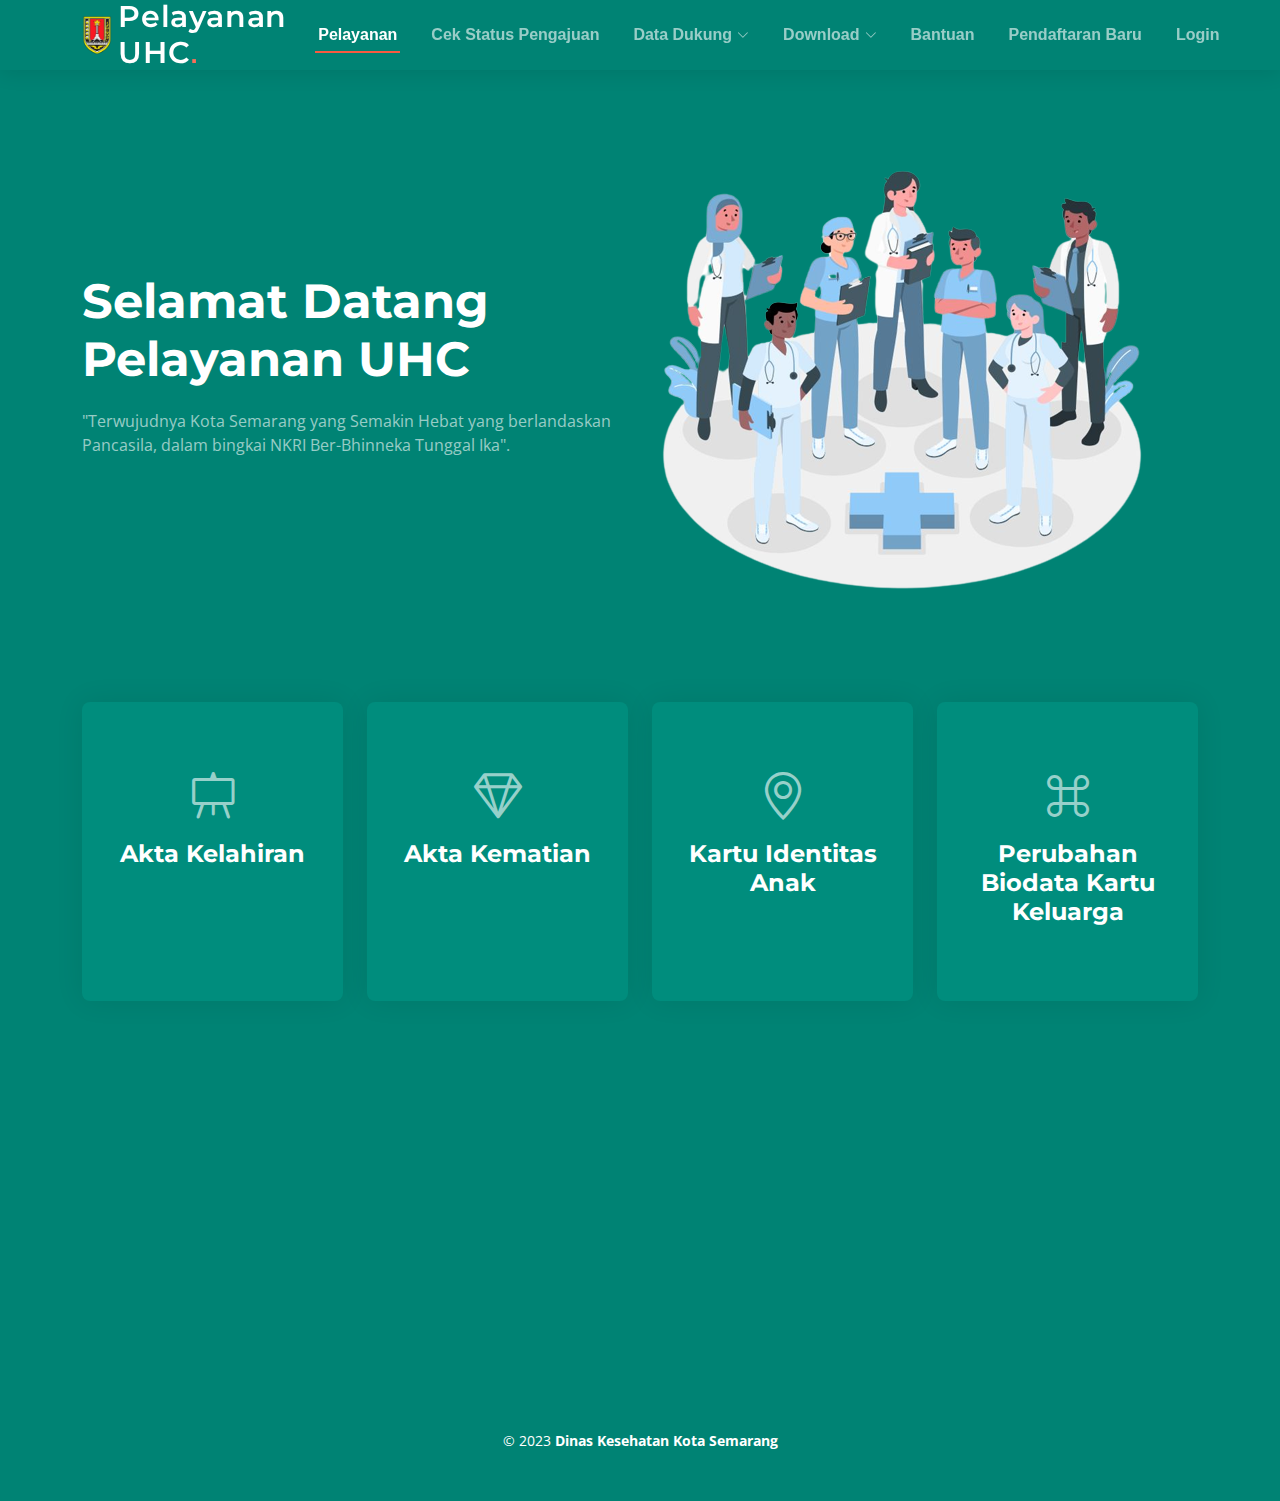
<file: index.html>
<!DOCTYPE html>
<html lang="en">

<head>
  <meta charset="utf-8">
  <meta content="width=device-width, initial-scale=1.0" name="viewport">

  <title>Pelayanan UHC</title>
  <meta content="" name="description">
  <meta content="" name="keywords">

  <!-- Favicons -->
  <link href="assets/img/favicon.png" rel="icon">
  <link href="assets/img/apple-touch-icon.png" rel="apple-touch-icon">

  <!-- Google Fonts -->
  <link rel="preconnect" href="https://fonts.googleapis.com">
  <link rel="preconnect" href="https://fonts.gstatic.com" crossorigin>
  <link href="https://fonts.googleapis.com/css2?family=Open+Sans:ital,wght@0,300;0,400;0,500;0,600;0,700;1,300;1,400;1,600;1,700&family=Montserrat:ital,wght@0,300;0,400;0,500;0,600;0,700;1,300;1,400;1,500;1,600;1,700&family=Raleway:ital,wght@0,300;0,400;0,500;0,600;0,700;1,300;1,400;1,500;1,600;1,700&display=swap" rel="stylesheet">

  <!-- Vendor CSS Files -->
  <link href="assets/vendor/bootstrap/css/bootstrap.min.css" rel="stylesheet">
  <link href="assets/vendor/bootstrap-icons/bootstrap-icons.css" rel="stylesheet">
  <link href="assets/vendor/aos/aos.css" rel="stylesheet">
  <link href="assets/vendor/glightbox/css/glightbox.min.css" rel="stylesheet">
  <link href="assets/vendor/swiper/swiper-bundle.min.css" rel="stylesheet">

  <!-- Template Main CSS File -->
  <link href="assets/css/main.css" rel="stylesheet">

  <!-- =======================================================
  * Template Name: Impact
  * Updated: Sep 18 2023 with Bootstrap v5.3.2
  * Template URL: https://bootstrapmade.com/impact-bootstrap-business-website-template/
  * Author: BootstrapMade.com
  * License: https://bootstrapmade.com/license/
  ======================================================== -->
</head>

<body>

  <!-- ======= Header ======= -->
  <header id="header" class="header d-flex align-items-center">

    <div class="container-fluid container-xl d-flex align-items-center justify-content-between">
      <a href="index.html" class="logo d-flex align-items-center">
        <img src="assets/img/dinkes1.png" alt="">

        <!-- Uncomment the line below if you also wish to use an image logo -->
        <!-- <img src="assets/img/logo.png" alt=""> -->
        <h1>Pelayanan UHC<span>.</span></h1>
      </a>
      <nav id="navbar" class="navbar">
        <ul>
          <li><a href="#hero">Pelayanan</a></li>
          <li><a href="#about">Cek Status Pengajuan</a></li>
          <li class="dropdown"><a href="#"><span>Data Dukung</span> <i class="bi bi-chevron-down dropdown-indicator"></i></a>
            <ul>
              <li><a href="#">Semua</a></li>
              <li><a href="#">Akta Kelahiran</a></li>
              <li><a href="#">Akta Kematian</a></li>
              <li><a href="#">KTP-EL</a></li>
              <li><a href="#">Kartu Identitas Anak</a></li>
              <li><a href="#">Perubahan Biodata Kartu Keluarga</a></li>
              <li><a href="#">Perpindahan Keluar</a></li>
              <li><a href="#">Kedatangan</a></li>
              <li><a href="#">Sinkronisasi Data</a></li>
              <li><a href="#">Akta Cerai dan Akta Kawin</a></li>
              <li><a href="#">Legalisir</a></li>
            </ul>
          </li> 
          <li class="dropdown"><a href="#"><span>Download</span> <i class="bi bi-chevron-down dropdown-indicator"></i></a>
            <ul>
              <li><a href="#">Semua</a></li>
              <li><a href="#">Akta Kelahiran</a></li>
              <li><a href="#">Akta Kematian</a></li>
              <li><a href="#">KTP-EL</a></li>
              <li><a href="#">Kartu Identitas Anak</a></li>
              <li><a href="#">Perubahan Biodata Kartu Keluarga</a></li>
              <li><a href="#">Perpindahan Keluar</a></li>
              <li><a href="#">Kedatangan</a></li>
              <li><a href="#">Sinkronisasi Data</a></li>
              <li><a href="#">Akta Cerai dan Akta Kawin</a></li>
              <li><a href="#">Legalisir</a></li>
            </ul>
          </li>           
          <li><a href="#team">Bantuan</a></li>
          <li><a href="pages-register.html">Pendaftaran Baru</a></li>          
          <li><a href="pages-login.html">Login</a></li>
        </ul>
      </nav><!-- .navbar -->

      <i class="mobile-nav-toggle mobile-nav-show bi bi-list"></i>
      <i class="mobile-nav-toggle mobile-nav-hide d-none bi bi-x"></i>

    </div>
  </header><!-- End Header -->
  <!-- End Header -->

  <!-- ======= Hero Section ======= -->
  <section id="hero" class="hero">
    <div class="container position-relative">
      <div class="row gy-5" data-aos="fade-in">
        <div class="col-lg-6 order-2 order-lg-1 d-flex flex-column justify-content-center text-center text-lg-start">
          <h2>Selamat Datang <span>Pelayanan UHC</span></h2>
          <p>"Terwujudnya Kota Semarang yang Semakin Hebat yang berlandaskan Pancasila, dalam bingkai NKRI Ber-Bhinneka Tunggal Ika".</p>
        </div>
        <div class="col-lg-6 order-1 order-lg-2">
          <img src="assets/img/health.jpg" class="img-fluid" alt="" data-aos="zoom-out" data-aos-delay="100">
        </div>
      </div>
    </div>

    <div class="icon-boxes position-relative">
      <div class="container position-relative">
        <div class="row gy-4 mt-5">

          <div class="col-xl-3 col-md-6" data-aos="fade-up" data-aos-delay="100">
            <div class="icon-box">
              <div class="icon"><i class="bi bi-easel"></i></div>
              <h4 class="title"><a href="" class="stretched-link">Akta Kelahiran</a></h4>
            </div>
          </div><!--End Icon Box -->

          <div class="col-xl-3 col-md-6" data-aos="fade-up" data-aos-delay="200">
            <div class="icon-box">
              <div class="icon"><i class="bi bi-gem"></i></div>
              <h4 class="title"><a href="" class="stretched-link">Akta Kematian</a></h4>
            </div>
          </div><!--End Icon Box -->

          <div class="col-xl-3 col-md-6" data-aos="fade-up" data-aos-delay="300">
            <div class="icon-box">
              <div class="icon"><i class="bi bi-geo-alt"></i></div>
              <h4 class="title"><a href="" class="stretched-link">Kartu Identitas Anak</a></h4>
            </div>
          </div><!--End Icon Box -->

          <div class="col-xl-3 col-md-6" data-aos="fade-up" data-aos-delay="500">
            <div class="icon-box">
              <div class="icon"><i class="bi bi-command"></i></div>
              <h4 class="title"><a href="" class="stretched-link">Perubahan Biodata Kartu Keluarga</a></h4>
            </div>
          </div><!--End Icon Box -->

          <div class="col-xl-3 col-md-6" data-aos="fade-up" data-aos-delay="500">
            <div class="icon-box">
              <div class="icon"><i class="bi bi-command"></i></div>
              <h4 class="title"><a href="" class="stretched-link">Perpindahan Keluar</a></h4>
            </div>
          </div><!--End Icon Box -->

          <div class="col-xl-3 col-md-6" data-aos="fade-up" data-aos-delay="500">
            <div class="icon-box">
              <div class="icon"><i class="bi bi-command"></i></div>
              <h4 class="title"><a href="" class="stretched-link">Kedatangan</a></h4>
            </div>
          </div><!--End Icon Box -->

          <div class="col-xl-3 col-md-6" data-aos="fade-up" data-aos-delay="500">
            <div class="icon-box">
              <div class="icon"><i class="bi bi-command"></i></div>
              <h4 class="title"><a href="" class="stretched-link">Akta Cerai dan Akta Kawin</a></h4>
            </div>
          </div><!--End Icon Box -->

        </div>
      </div>
    </div>

    </div>
  </section>
  <!-- End Hero Section -->

 

  <!-- ======= Footer ======= -->
  <footer id="footer" class="footer">
      <div class="container mt-4">
      <div class="copyright">
        &copy; 2023 <strong><span>Dinas Kesehatan Kota Semarang</span></strong>
      </div>
    </div>

  </footer><!-- End Footer -->
  <!-- End Footer -->

  <a href="#" class="scroll-top d-flex align-items-center justify-content-center"><i class="bi bi-arrow-up-short"></i></a>

  <div id="preloader"></div>

  <!-- Vendor JS Files -->
  <script src="assets/vendor/bootstrap/js/bootstrap.bundle.min.js"></script>
  <script src="assets/vendor/aos/aos.js"></script>
  <script src="assets/vendor/glightbox/js/glightbox.min.js"></script>
  <script src="assets/vendor/purecounter/purecounter_vanilla.js"></script>
  <script src="assets/vendor/swiper/swiper-bundle.min.js"></script>
  <script src="assets/vendor/isotope-layout/isotope.pkgd.min.js"></script>
  <script src="assets/vendor/php-email-form/validate.js"></script>

  <!-- Template Main JS File -->
  <script src="assets/js/main.js"></script>

</body>

</html>
</file>
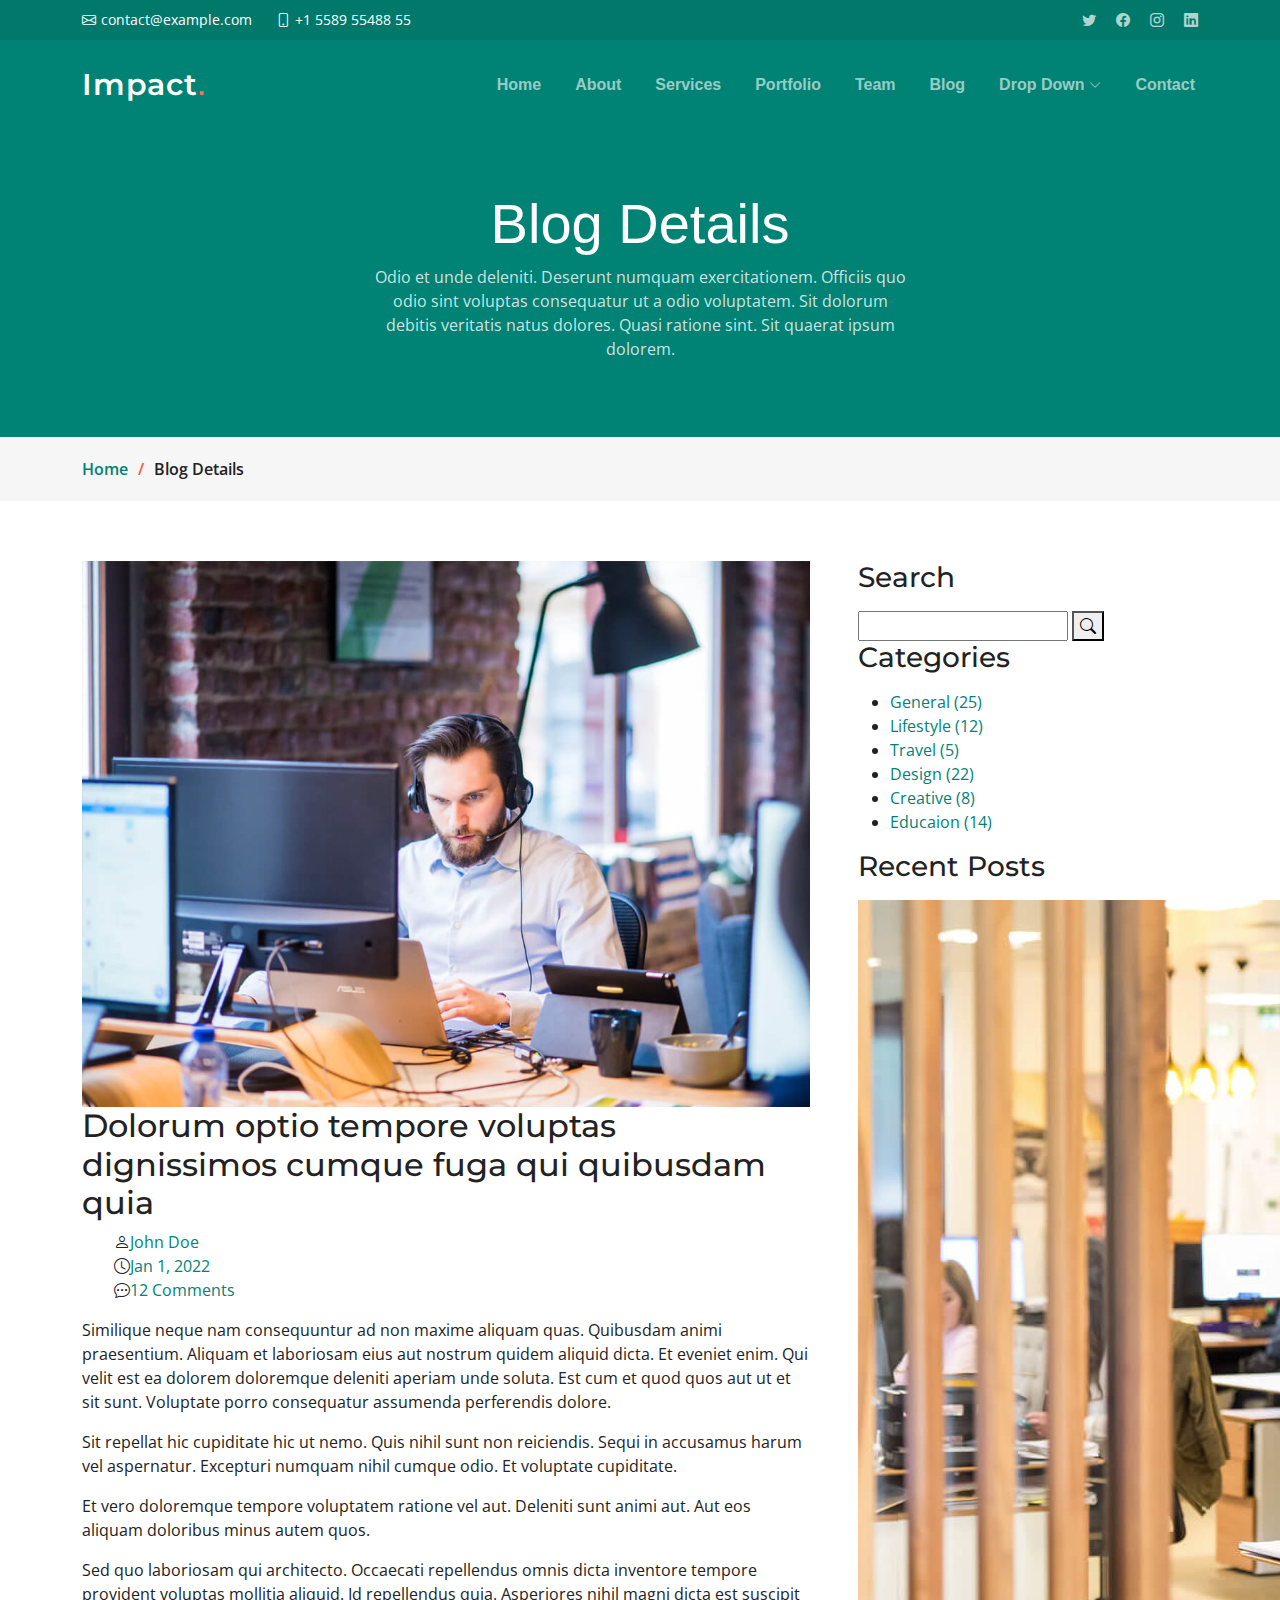
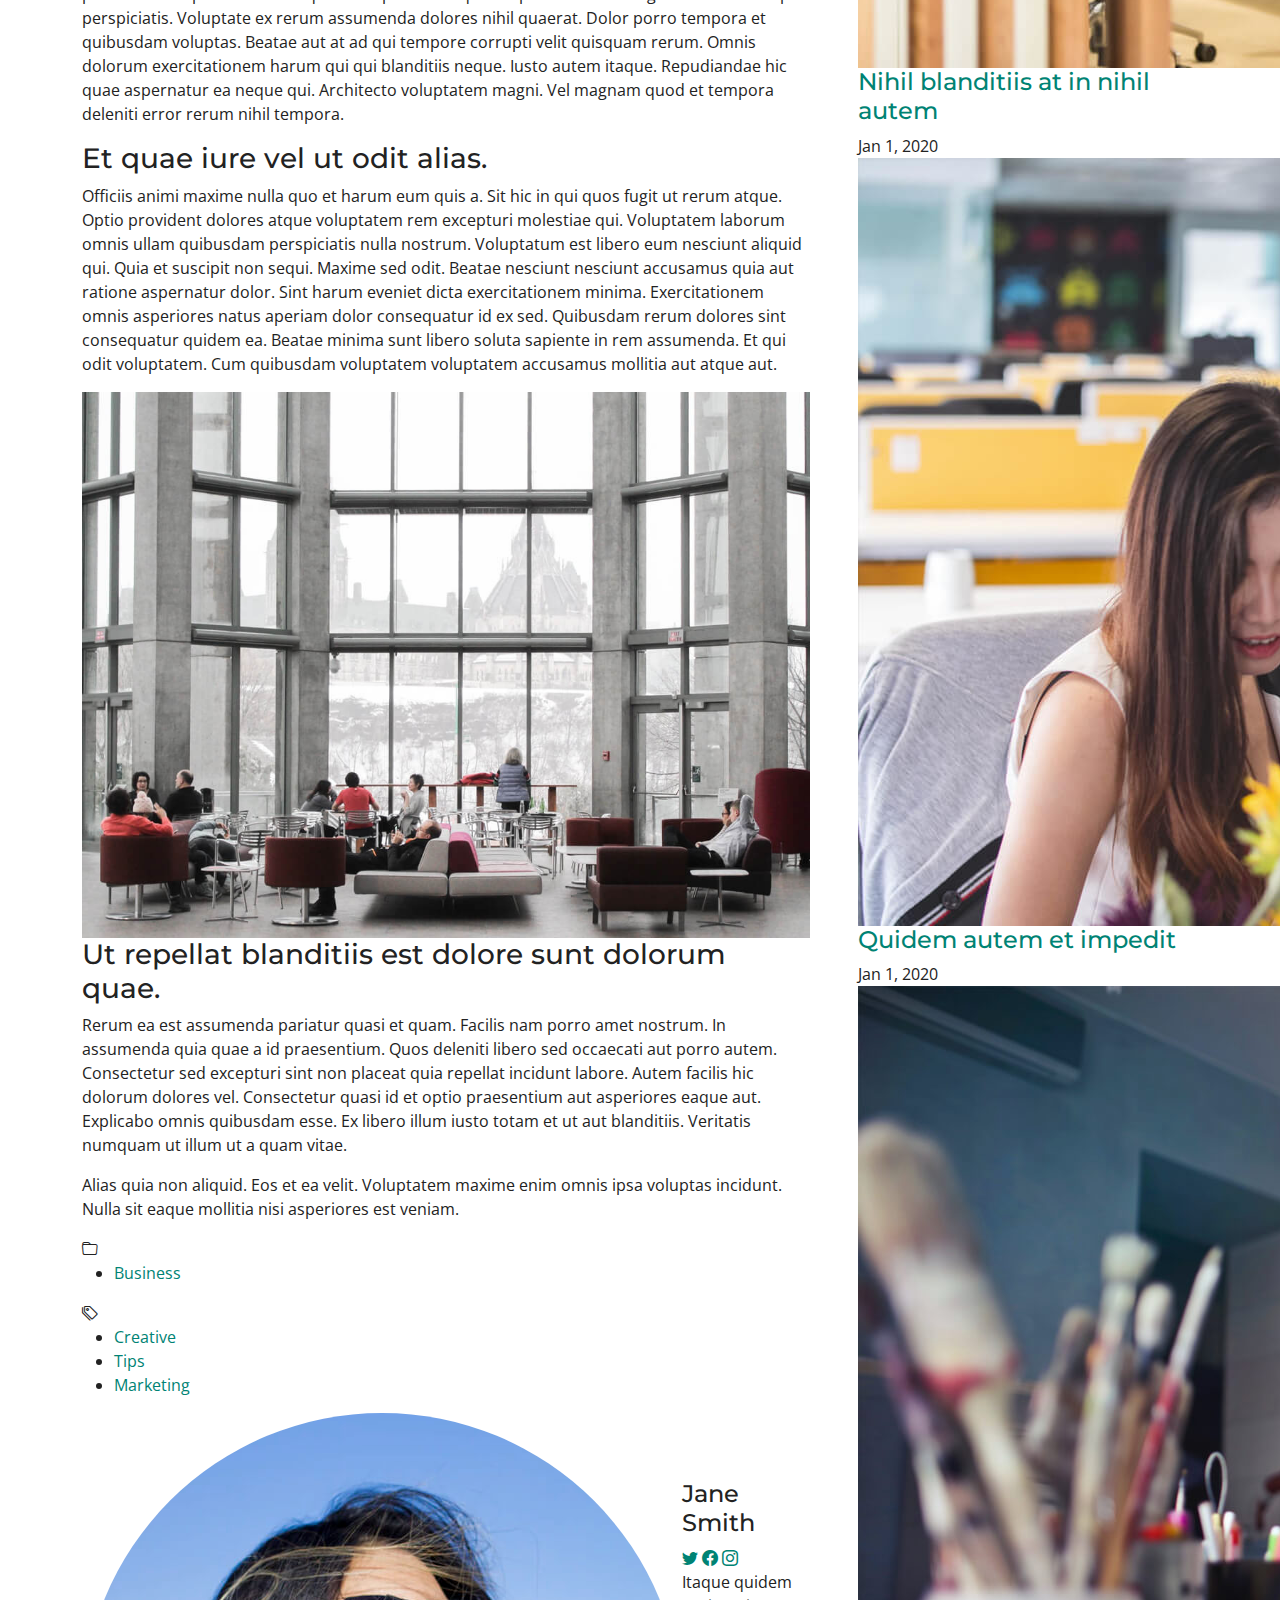
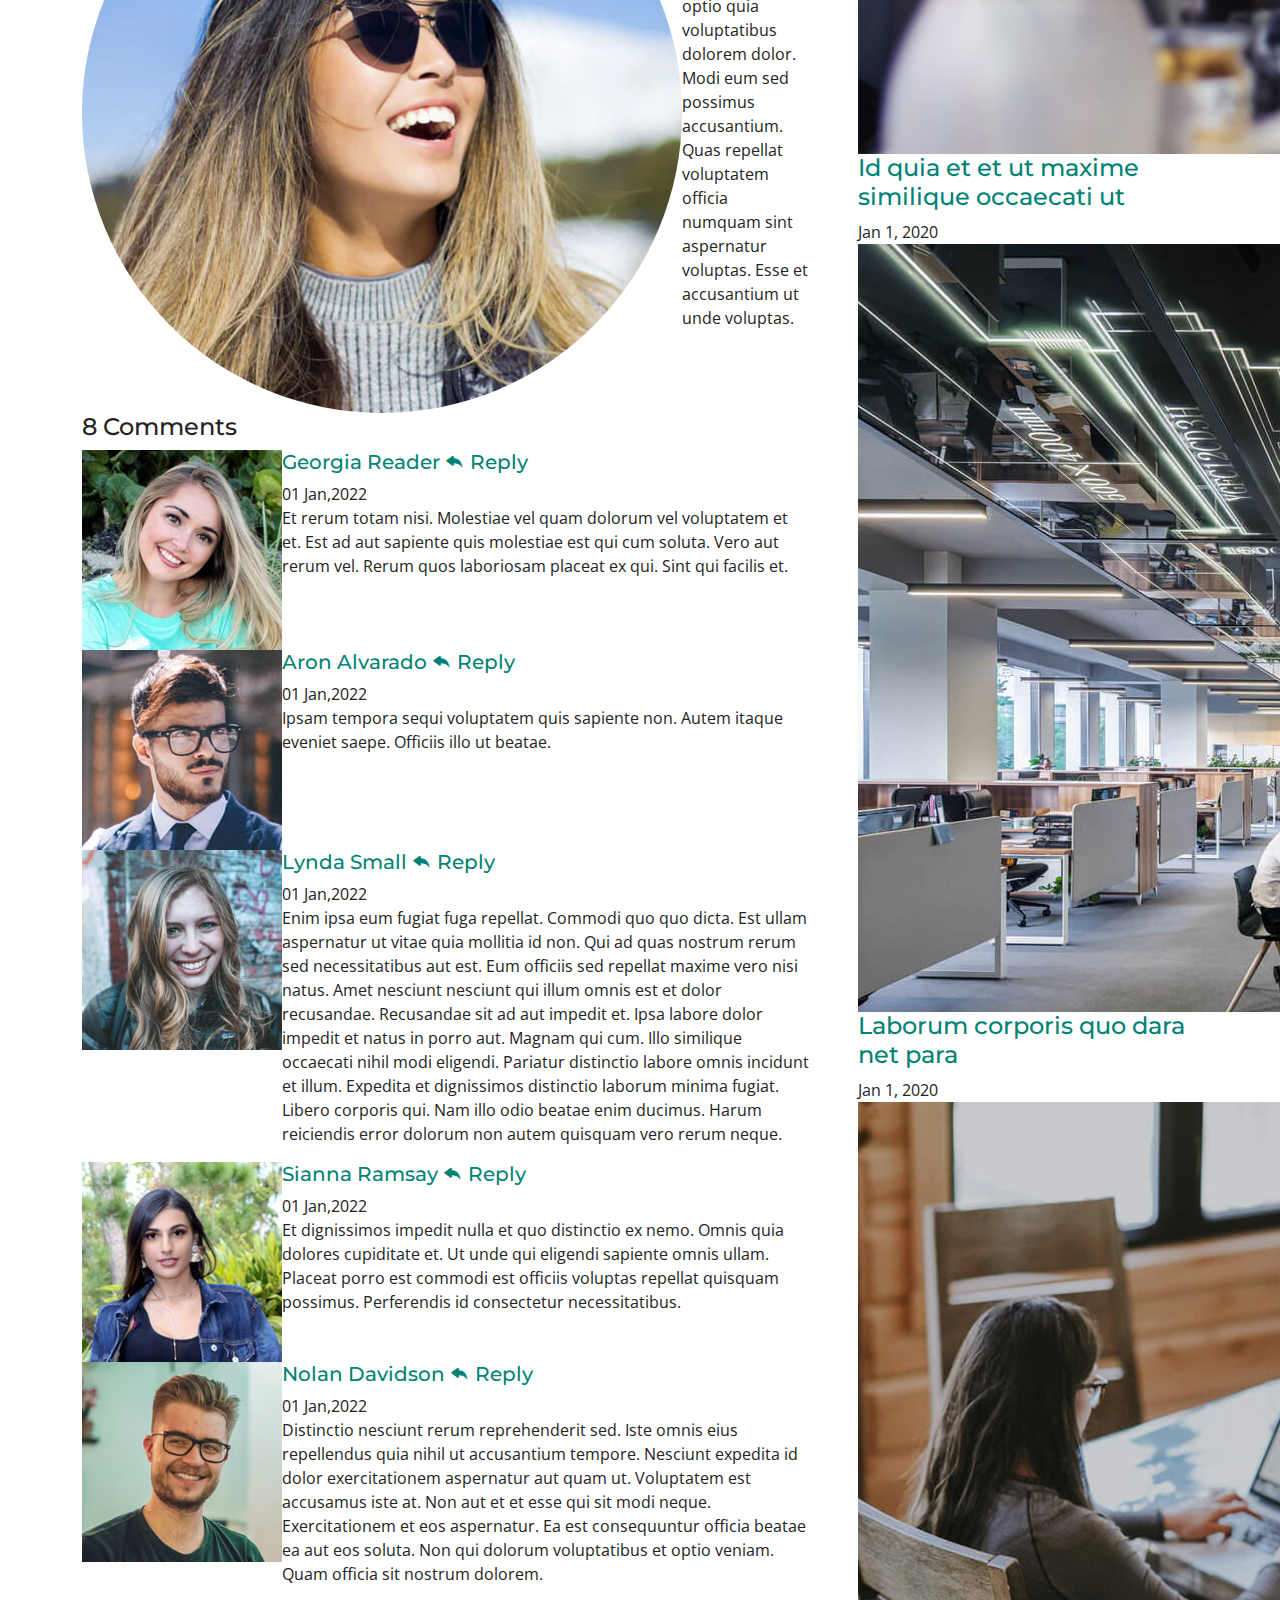
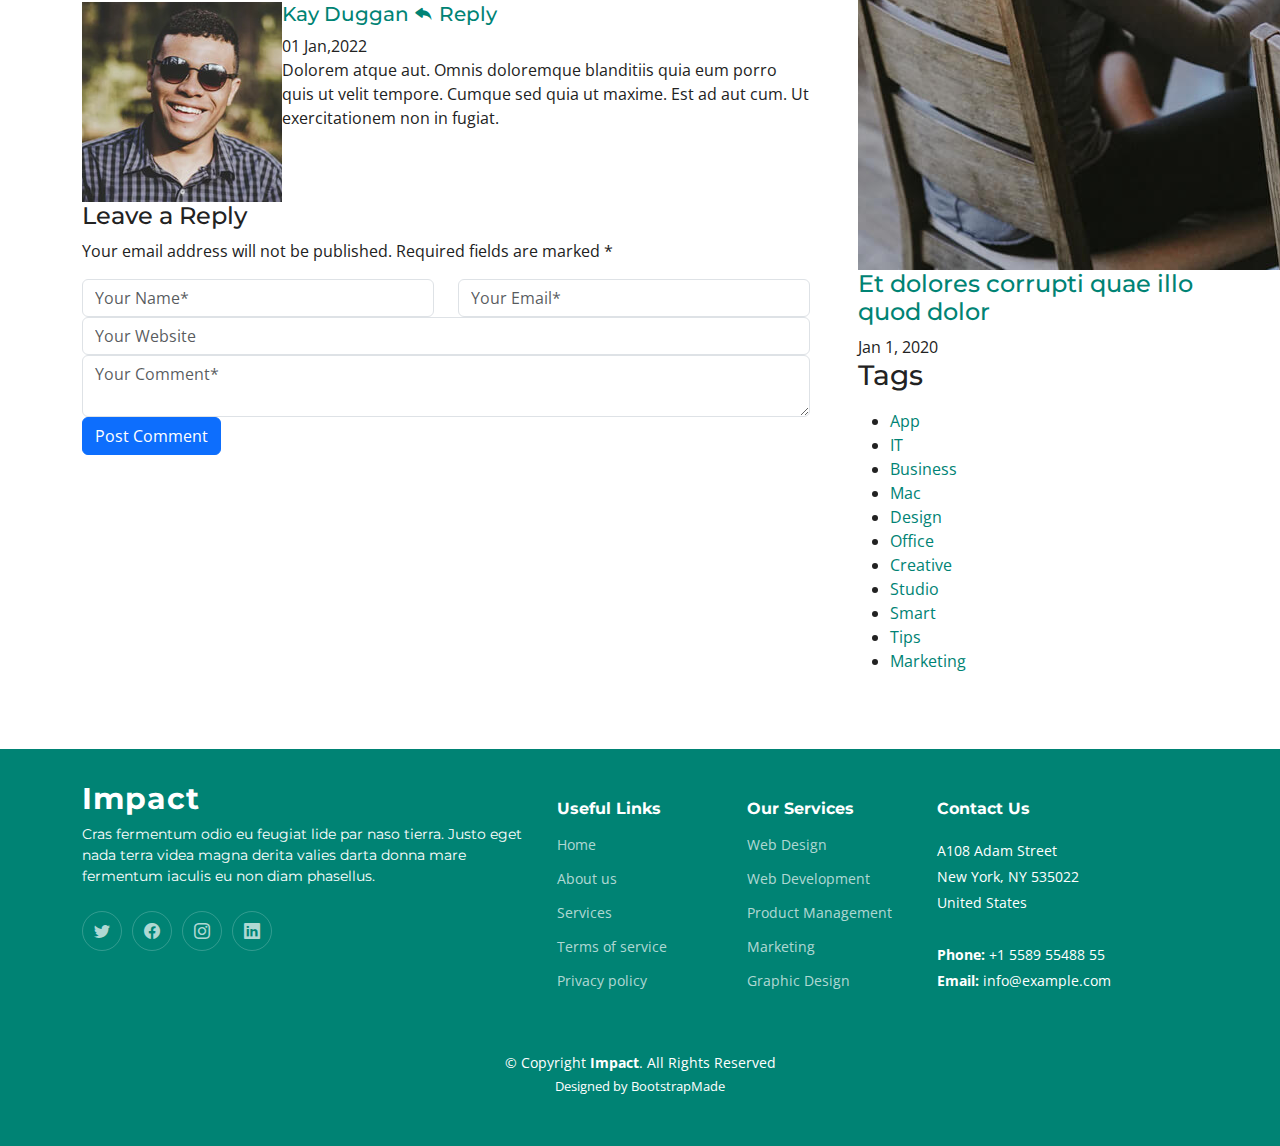
<file: blog-details.html>
<!DOCTYPE html>
<html lang="en">

<head>
  <meta charset="utf-8">
  <meta content="width=device-width, initial-scale=1.0" name="viewport">

  <title>Impact Bootstrap Template - Blog Details</title>
  <meta content="" name="description">
  <meta content="" name="keywords">

  <!-- Favicons -->
  <link href="assets/img/favicon.png" rel="icon">
  <link href="assets/img/apple-touch-icon.png" rel="apple-touch-icon">

  <!-- Google Fonts -->
  <link rel="preconnect" href="https://fonts.googleapis.com">
  <link rel="preconnect" href="https://fonts.gstatic.com" crossorigin>
  <link href="https://fonts.googleapis.com/css2?family=Open+Sans:ital,wght@0,300;0,400;0,500;0,600;0,700;1,300;1,400;1,600;1,700&family=Montserrat:ital,wght@0,300;0,400;0,500;0,600;0,700;1,300;1,400;1,500;1,600;1,700&family=Raleway:ital,wght@0,300;0,400;0,500;0,600;0,700;1,300;1,400;1,500;1,600;1,700&display=swap" rel="stylesheet">

  <!-- Vendor CSS Files -->
  <link href="assets/vendor/bootstrap/css/bootstrap.min.css" rel="stylesheet">
  <link href="assets/vendor/bootstrap-icons/bootstrap-icons.css" rel="stylesheet">
  <link href="assets/vendor/aos/aos.css" rel="stylesheet">
  <link href="assets/vendor/glightbox/css/glightbox.min.css" rel="stylesheet">
  <link href="assets/vendor/swiper/swiper-bundle.min.css" rel="stylesheet">

  <!-- Template Main CSS File -->
  <link href="assets/css/main.css" rel="stylesheet">

  <!-- =======================================================
  * Template Name: Impact
  * Updated: Sep 18 2023 with Bootstrap v5.3.2
  * Template URL: https://bootstrapmade.com/impact-bootstrap-business-website-template/
  * Author: BootstrapMade.com
  * License: https://bootstrapmade.com/license/
  ======================================================== -->
</head>

<body>

  <!-- ======= Header ======= -->
  <section id="topbar" class="topbar d-flex align-items-center">
    <div class="container d-flex justify-content-center justify-content-md-between">
      <div class="contact-info d-flex align-items-center">
        <i class="bi bi-envelope d-flex align-items-center"><a href="mailto:contact@example.com">contact@example.com</a></i>
        <i class="bi bi-phone d-flex align-items-center ms-4"><span>+1 5589 55488 55</span></i>
      </div>
      <div class="social-links d-none d-md-flex align-items-center">
        <a href="#" class="twitter"><i class="bi bi-twitter"></i></a>
        <a href="#" class="facebook"><i class="bi bi-facebook"></i></a>
        <a href="#" class="instagram"><i class="bi bi-instagram"></i></a>
        <a href="#" class="linkedin"><i class="bi bi-linkedin"></i></i></a>
      </div>
    </div>
  </section><!-- End Top Bar -->

  <header id="header" class="header d-flex align-items-center">

    <div class="container-fluid container-xl d-flex align-items-center justify-content-between">
      <a href="index.html" class="logo d-flex align-items-center">
        <!-- Uncomment the line below if you also wish to use an image logo -->
        <!-- <img src="assets/img/logo.png" alt=""> -->
        <h1>Impact<span>.</span></h1>
      </a>
      <nav id="navbar" class="navbar">
        <ul>
          <li><a href="#hero">Home</a></li>
          <li><a href="#about">About</a></li>
          <li><a href="#services">Services</a></li>
          <li><a href="#portfolio">Portfolio</a></li>
          <li><a href="#team">Team</a></li>
          <li><a href="blog.html">Blog</a></li>
          <li class="dropdown"><a href="#"><span>Drop Down</span> <i class="bi bi-chevron-down dropdown-indicator"></i></a>
            <ul>
              <li><a href="#">Drop Down 1</a></li>
              <li class="dropdown"><a href="#"><span>Deep Drop Down</span> <i class="bi bi-chevron-down dropdown-indicator"></i></a>
                <ul>
                  <li><a href="#">Deep Drop Down 1</a></li>
                  <li><a href="#">Deep Drop Down 2</a></li>
                  <li><a href="#">Deep Drop Down 3</a></li>
                  <li><a href="#">Deep Drop Down 4</a></li>
                  <li><a href="#">Deep Drop Down 5</a></li>
                </ul>
              </li>
              <li><a href="#">Drop Down 2</a></li>
              <li><a href="#">Drop Down 3</a></li>
              <li><a href="#">Drop Down 4</a></li>
            </ul>
          </li>
          <li><a href="#contact">Contact</a></li>
        </ul>
      </nav><!-- .navbar -->

      <i class="mobile-nav-toggle mobile-nav-show bi bi-list"></i>
      <i class="mobile-nav-toggle mobile-nav-hide d-none bi bi-x"></i>

    </div>
  </header><!-- End Header -->
  <!-- End Header -->

  <main id="main">

    <!-- ======= Breadcrumbs ======= -->
    <div class="breadcrumbs">
      <div class="page-header d-flex align-items-center" style="background-image: url('');">
        <div class="container position-relative">
          <div class="row d-flex justify-content-center">
            <div class="col-lg-6 text-center">
              <h2>Blog Details</h2>
              <p>Odio et unde deleniti. Deserunt numquam exercitationem. Officiis quo odio sint voluptas consequatur ut a odio voluptatem. Sit dolorum debitis veritatis natus dolores. Quasi ratione sint. Sit quaerat ipsum dolorem.</p>
            </div>
          </div>
        </div>
      </div>
      <nav>
        <div class="container">
          <ol>
            <li><a href="index.html">Home</a></li>
            <li>Blog Details</li>
          </ol>
        </div>
      </nav>
    </div><!-- End Breadcrumbs -->

    <!-- ======= Blog Details Section ======= -->
    <section id="blog" class="blog">
      <div class="container" data-aos="fade-up">

        <div class="row g-5">

          <div class="col-lg-8">

            <article class="blog-details">

              <div class="post-img">
                <img src="assets/img/blog/blog-1.jpg" alt="" class="img-fluid">
              </div>

              <h2 class="title">Dolorum optio tempore voluptas dignissimos cumque fuga qui quibusdam quia</h2>

              <div class="meta-top">
                <ul>
                  <li class="d-flex align-items-center"><i class="bi bi-person"></i> <a href="blog-details.html">John Doe</a></li>
                  <li class="d-flex align-items-center"><i class="bi bi-clock"></i> <a href="blog-details.html"><time datetime="2020-01-01">Jan 1, 2022</time></a></li>
                  <li class="d-flex align-items-center"><i class="bi bi-chat-dots"></i> <a href="blog-details.html">12 Comments</a></li>
                </ul>
              </div><!-- End meta top -->

              <div class="content">
                <p>
                  Similique neque nam consequuntur ad non maxime aliquam quas. Quibusdam animi praesentium. Aliquam et laboriosam eius aut nostrum quidem aliquid dicta.
                  Et eveniet enim. Qui velit est ea dolorem doloremque deleniti aperiam unde soluta. Est cum et quod quos aut ut et sit sunt. Voluptate porro consequatur assumenda perferendis dolore.
                </p>

                <p>
                  Sit repellat hic cupiditate hic ut nemo. Quis nihil sunt non reiciendis. Sequi in accusamus harum vel aspernatur. Excepturi numquam nihil cumque odio. Et voluptate cupiditate.
                </p>

                <blockquote>
                  <p>
                    Et vero doloremque tempore voluptatem ratione vel aut. Deleniti sunt animi aut. Aut eos aliquam doloribus minus autem quos.
                  </p>
                </blockquote>

                <p>
                  Sed quo laboriosam qui architecto. Occaecati repellendus omnis dicta inventore tempore provident voluptas mollitia aliquid. Id repellendus quia. Asperiores nihil magni dicta est suscipit perspiciatis. Voluptate ex rerum assumenda dolores nihil quaerat.
                  Dolor porro tempora et quibusdam voluptas. Beatae aut at ad qui tempore corrupti velit quisquam rerum. Omnis dolorum exercitationem harum qui qui blanditiis neque.
                  Iusto autem itaque. Repudiandae hic quae aspernatur ea neque qui. Architecto voluptatem magni. Vel magnam quod et tempora deleniti error rerum nihil tempora.
                </p>

                <h3>Et quae iure vel ut odit alias.</h3>
                <p>
                  Officiis animi maxime nulla quo et harum eum quis a. Sit hic in qui quos fugit ut rerum atque. Optio provident dolores atque voluptatem rem excepturi molestiae qui. Voluptatem laborum omnis ullam quibusdam perspiciatis nulla nostrum. Voluptatum est libero eum nesciunt aliquid qui.
                  Quia et suscipit non sequi. Maxime sed odit. Beatae nesciunt nesciunt accusamus quia aut ratione aspernatur dolor. Sint harum eveniet dicta exercitationem minima. Exercitationem omnis asperiores natus aperiam dolor consequatur id ex sed. Quibusdam rerum dolores sint consequatur quidem ea.
                  Beatae minima sunt libero soluta sapiente in rem assumenda. Et qui odit voluptatem. Cum quibusdam voluptatem voluptatem accusamus mollitia aut atque aut.
                </p>
                <img src="assets/img/blog/blog-inside-post.jpg" class="img-fluid" alt="">

                <h3>Ut repellat blanditiis est dolore sunt dolorum quae.</h3>
                <p>
                  Rerum ea est assumenda pariatur quasi et quam. Facilis nam porro amet nostrum. In assumenda quia quae a id praesentium. Quos deleniti libero sed occaecati aut porro autem. Consectetur sed excepturi sint non placeat quia repellat incidunt labore. Autem facilis hic dolorum dolores vel.
                  Consectetur quasi id et optio praesentium aut asperiores eaque aut. Explicabo omnis quibusdam esse. Ex libero illum iusto totam et ut aut blanditiis. Veritatis numquam ut illum ut a quam vitae.
                </p>
                <p>
                  Alias quia non aliquid. Eos et ea velit. Voluptatem maxime enim omnis ipsa voluptas incidunt. Nulla sit eaque mollitia nisi asperiores est veniam.
                </p>

              </div><!-- End post content -->

              <div class="meta-bottom">
                <i class="bi bi-folder"></i>
                <ul class="cats">
                  <li><a href="#">Business</a></li>
                </ul>

                <i class="bi bi-tags"></i>
                <ul class="tags">
                  <li><a href="#">Creative</a></li>
                  <li><a href="#">Tips</a></li>
                  <li><a href="#">Marketing</a></li>
                </ul>
              </div><!-- End meta bottom -->

            </article><!-- End blog post -->

            <div class="post-author d-flex align-items-center">
              <img src="assets/img/blog/blog-author.jpg" class="rounded-circle flex-shrink-0" alt="">
              <div>
                <h4>Jane Smith</h4>
                <div class="social-links">
                  <a href="https://twitters.com/#"><i class="bi bi-twitter"></i></a>
                  <a href="https://facebook.com/#"><i class="bi bi-facebook"></i></a>
                  <a href="https://instagram.com/#"><i class="biu bi-instagram"></i></a>
                </div>
                <p>
                  Itaque quidem optio quia voluptatibus dolorem dolor. Modi eum sed possimus accusantium. Quas repellat voluptatem officia numquam sint aspernatur voluptas. Esse et accusantium ut unde voluptas.
                </p>
              </div>
            </div><!-- End post author -->

            <div class="comments">

              <h4 class="comments-count">8 Comments</h4>

              <div id="comment-1" class="comment">
                <div class="d-flex">
                  <div class="comment-img"><img src="assets/img/blog/comments-1.jpg" alt=""></div>
                  <div>
                    <h5><a href="">Georgia Reader</a> <a href="#" class="reply"><i class="bi bi-reply-fill"></i> Reply</a></h5>
                    <time datetime="2020-01-01">01 Jan,2022</time>
                    <p>
                      Et rerum totam nisi. Molestiae vel quam dolorum vel voluptatem et et. Est ad aut sapiente quis molestiae est qui cum soluta.
                      Vero aut rerum vel. Rerum quos laboriosam placeat ex qui. Sint qui facilis et.
                    </p>
                  </div>
                </div>
              </div><!-- End comment #1 -->

              <div id="comment-2" class="comment">
                <div class="d-flex">
                  <div class="comment-img"><img src="assets/img/blog/comments-2.jpg" alt=""></div>
                  <div>
                    <h5><a href="">Aron Alvarado</a> <a href="#" class="reply"><i class="bi bi-reply-fill"></i> Reply</a></h5>
                    <time datetime="2020-01-01">01 Jan,2022</time>
                    <p>
                      Ipsam tempora sequi voluptatem quis sapiente non. Autem itaque eveniet saepe. Officiis illo ut beatae.
                    </p>
                  </div>
                </div>

                <div id="comment-reply-1" class="comment comment-reply">
                  <div class="d-flex">
                    <div class="comment-img"><img src="assets/img/blog/comments-3.jpg" alt=""></div>
                    <div>
                      <h5><a href="">Lynda Small</a> <a href="#" class="reply"><i class="bi bi-reply-fill"></i> Reply</a></h5>
                      <time datetime="2020-01-01">01 Jan,2022</time>
                      <p>
                        Enim ipsa eum fugiat fuga repellat. Commodi quo quo dicta. Est ullam aspernatur ut vitae quia mollitia id non. Qui ad quas nostrum rerum sed necessitatibus aut est. Eum officiis sed repellat maxime vero nisi natus. Amet nesciunt nesciunt qui illum omnis est et dolor recusandae.

                        Recusandae sit ad aut impedit et. Ipsa labore dolor impedit et natus in porro aut. Magnam qui cum. Illo similique occaecati nihil modi eligendi. Pariatur distinctio labore omnis incidunt et illum. Expedita et dignissimos distinctio laborum minima fugiat.

                        Libero corporis qui. Nam illo odio beatae enim ducimus. Harum reiciendis error dolorum non autem quisquam vero rerum neque.
                      </p>
                    </div>
                  </div>

                  <div id="comment-reply-2" class="comment comment-reply">
                    <div class="d-flex">
                      <div class="comment-img"><img src="assets/img/blog/comments-4.jpg" alt=""></div>
                      <div>
                        <h5><a href="">Sianna Ramsay</a> <a href="#" class="reply"><i class="bi bi-reply-fill"></i> Reply</a></h5>
                        <time datetime="2020-01-01">01 Jan,2022</time>
                        <p>
                          Et dignissimos impedit nulla et quo distinctio ex nemo. Omnis quia dolores cupiditate et. Ut unde qui eligendi sapiente omnis ullam. Placeat porro est commodi est officiis voluptas repellat quisquam possimus. Perferendis id consectetur necessitatibus.
                        </p>
                      </div>
                    </div>

                  </div><!-- End comment reply #2-->

                </div><!-- End comment reply #1-->

              </div><!-- End comment #2-->

              <div id="comment-3" class="comment">
                <div class="d-flex">
                  <div class="comment-img"><img src="assets/img/blog/comments-5.jpg" alt=""></div>
                  <div>
                    <h5><a href="">Nolan Davidson</a> <a href="#" class="reply"><i class="bi bi-reply-fill"></i> Reply</a></h5>
                    <time datetime="2020-01-01">01 Jan,2022</time>
                    <p>
                      Distinctio nesciunt rerum reprehenderit sed. Iste omnis eius repellendus quia nihil ut accusantium tempore. Nesciunt expedita id dolor exercitationem aspernatur aut quam ut. Voluptatem est accusamus iste at.
                      Non aut et et esse qui sit modi neque. Exercitationem et eos aspernatur. Ea est consequuntur officia beatae ea aut eos soluta. Non qui dolorum voluptatibus et optio veniam. Quam officia sit nostrum dolorem.
                    </p>
                  </div>
                </div>

              </div><!-- End comment #3 -->

              <div id="comment-4" class="comment">
                <div class="d-flex">
                  <div class="comment-img"><img src="assets/img/blog/comments-6.jpg" alt=""></div>
                  <div>
                    <h5><a href="">Kay Duggan</a> <a href="#" class="reply"><i class="bi bi-reply-fill"></i> Reply</a></h5>
                    <time datetime="2020-01-01">01 Jan,2022</time>
                    <p>
                      Dolorem atque aut. Omnis doloremque blanditiis quia eum porro quis ut velit tempore. Cumque sed quia ut maxime. Est ad aut cum. Ut exercitationem non in fugiat.
                    </p>
                  </div>
                </div>

              </div><!-- End comment #4 -->

              <div class="reply-form">

                <h4>Leave a Reply</h4>
                <p>Your email address will not be published. Required fields are marked * </p>
                <form action="">
                  <div class="row">
                    <div class="col-md-6 form-group">
                      <input name="name" type="text" class="form-control" placeholder="Your Name*">
                    </div>
                    <div class="col-md-6 form-group">
                      <input name="email" type="text" class="form-control" placeholder="Your Email*">
                    </div>
                  </div>
                  <div class="row">
                    <div class="col form-group">
                      <input name="website" type="text" class="form-control" placeholder="Your Website">
                    </div>
                  </div>
                  <div class="row">
                    <div class="col form-group">
                      <textarea name="comment" class="form-control" placeholder="Your Comment*"></textarea>
                    </div>
                  </div>
                  <button type="submit" class="btn btn-primary">Post Comment</button>

                </form>

              </div>

            </div><!-- End blog comments -->

          </div>

          <div class="col-lg-4">

            <div class="sidebar">

              <div class="sidebar-item search-form">
                <h3 class="sidebar-title">Search</h3>
                <form action="" class="mt-3">
                  <input type="text">
                  <button type="submit"><i class="bi bi-search"></i></button>
                </form>
              </div><!-- End sidebar search formn-->

              <div class="sidebar-item categories">
                <h3 class="sidebar-title">Categories</h3>
                <ul class="mt-3">
                  <li><a href="#">General <span>(25)</span></a></li>
                  <li><a href="#">Lifestyle <span>(12)</span></a></li>
                  <li><a href="#">Travel <span>(5)</span></a></li>
                  <li><a href="#">Design <span>(22)</span></a></li>
                  <li><a href="#">Creative <span>(8)</span></a></li>
                  <li><a href="#">Educaion <span>(14)</span></a></li>
                </ul>
              </div><!-- End sidebar categories-->

              <div class="sidebar-item recent-posts">
                <h3 class="sidebar-title">Recent Posts</h3>

                <div class="mt-3">

                  <div class="post-item mt-3">
                    <img src="assets/img/blog/blog-recent-1.jpg" alt="">
                    <div>
                      <h4><a href="blog-details.html">Nihil blanditiis at in nihil autem</a></h4>
                      <time datetime="2020-01-01">Jan 1, 2020</time>
                    </div>
                  </div><!-- End recent post item-->

                  <div class="post-item">
                    <img src="assets/img/blog/blog-recent-2.jpg" alt="">
                    <div>
                      <h4><a href="blog-details.html">Quidem autem et impedit</a></h4>
                      <time datetime="2020-01-01">Jan 1, 2020</time>
                    </div>
                  </div><!-- End recent post item-->

                  <div class="post-item">
                    <img src="assets/img/blog/blog-recent-3.jpg" alt="">
                    <div>
                      <h4><a href="blog-details.html">Id quia et et ut maxime similique occaecati ut</a></h4>
                      <time datetime="2020-01-01">Jan 1, 2020</time>
                    </div>
                  </div><!-- End recent post item-->

                  <div class="post-item">
                    <img src="assets/img/blog/blog-recent-4.jpg" alt="">
                    <div>
                      <h4><a href="blog-details.html">Laborum corporis quo dara net para</a></h4>
                      <time datetime="2020-01-01">Jan 1, 2020</time>
                    </div>
                  </div><!-- End recent post item-->

                  <div class="post-item">
                    <img src="assets/img/blog/blog-recent-5.jpg" alt="">
                    <div>
                      <h4><a href="blog-details.html">Et dolores corrupti quae illo quod dolor</a></h4>
                      <time datetime="2020-01-01">Jan 1, 2020</time>
                    </div>
                  </div><!-- End recent post item-->

                </div>

              </div><!-- End sidebar recent posts-->

              <div class="sidebar-item tags">
                <h3 class="sidebar-title">Tags</h3>
                <ul class="mt-3">
                  <li><a href="#">App</a></li>
                  <li><a href="#">IT</a></li>
                  <li><a href="#">Business</a></li>
                  <li><a href="#">Mac</a></li>
                  <li><a href="#">Design</a></li>
                  <li><a href="#">Office</a></li>
                  <li><a href="#">Creative</a></li>
                  <li><a href="#">Studio</a></li>
                  <li><a href="#">Smart</a></li>
                  <li><a href="#">Tips</a></li>
                  <li><a href="#">Marketing</a></li>
                </ul>
              </div><!-- End sidebar tags-->

            </div><!-- End Blog Sidebar -->

          </div>
        </div>

      </div>
    </section><!-- End Blog Details Section -->

  </main><!-- End #main -->

  <!-- ======= Footer ======= -->
  <footer id="footer" class="footer">

    <div class="container">
      <div class="row gy-4">
        <div class="col-lg-5 col-md-12 footer-info">
          <a href="index.html" class="logo d-flex align-items-center">
            <span>Impact</span>
          </a>
          <p>Cras fermentum odio eu feugiat lide par naso tierra. Justo eget nada terra videa magna derita valies darta donna mare fermentum iaculis eu non diam phasellus.</p>
          <div class="social-links d-flex mt-4">
            <a href="#" class="twitter"><i class="bi bi-twitter"></i></a>
            <a href="#" class="facebook"><i class="bi bi-facebook"></i></a>
            <a href="#" class="instagram"><i class="bi bi-instagram"></i></a>
            <a href="#" class="linkedin"><i class="bi bi-linkedin"></i></a>
          </div>
        </div>

        <div class="col-lg-2 col-6 footer-links">
          <h4>Useful Links</h4>
          <ul>
            <li><a href="#">Home</a></li>
            <li><a href="#">About us</a></li>
            <li><a href="#">Services</a></li>
            <li><a href="#">Terms of service</a></li>
            <li><a href="#">Privacy policy</a></li>
          </ul>
        </div>

        <div class="col-lg-2 col-6 footer-links">
          <h4>Our Services</h4>
          <ul>
            <li><a href="#">Web Design</a></li>
            <li><a href="#">Web Development</a></li>
            <li><a href="#">Product Management</a></li>
            <li><a href="#">Marketing</a></li>
            <li><a href="#">Graphic Design</a></li>
          </ul>
        </div>

        <div class="col-lg-3 col-md-12 footer-contact text-center text-md-start">
          <h4>Contact Us</h4>
          <p>
            A108 Adam Street <br>
            New York, NY 535022<br>
            United States <br><br>
            <strong>Phone:</strong> +1 5589 55488 55<br>
            <strong>Email:</strong> info@example.com<br>
          </p>

        </div>

      </div>
    </div>

    <div class="container mt-4">
      <div class="copyright">
        &copy; Copyright <strong><span>Impact</span></strong>. All Rights Reserved
      </div>
      <div class="credits">
        <!-- All the links in the footer should remain intact. -->
        <!-- You can delete the links only if you purchased the pro version. -->
        <!-- Licensing information: https://bootstrapmade.com/license/ -->
        <!-- Purchase the pro version with working PHP/AJAX contact form: https://bootstrapmade.com/impact-bootstrap-business-website-template/ -->
        Designed by <a href="https://bootstrapmade.com/">BootstrapMade</a>
      </div>
    </div>

  </footer><!-- End Footer -->
  <!-- End Footer -->

  <a href="#" class="scroll-top d-flex align-items-center justify-content-center"><i class="bi bi-arrow-up-short"></i></a>

  <div id="preloader"></div>

  <!-- Vendor JS Files -->
  <script src="assets/vendor/bootstrap/js/bootstrap.bundle.min.js"></script>
  <script src="assets/vendor/aos/aos.js"></script>
  <script src="assets/vendor/glightbox/js/glightbox.min.js"></script>
  <script src="assets/vendor/purecounter/purecounter_vanilla.js"></script>
  <script src="assets/vendor/swiper/swiper-bundle.min.js"></script>
  <script src="assets/vendor/isotope-layout/isotope.pkgd.min.js"></script>
  <script src="assets/vendor/php-email-form/validate.js"></script>

  <!-- Template Main JS File -->
  <script src="assets/js/main.js"></script>

</body>

</html>
</file>
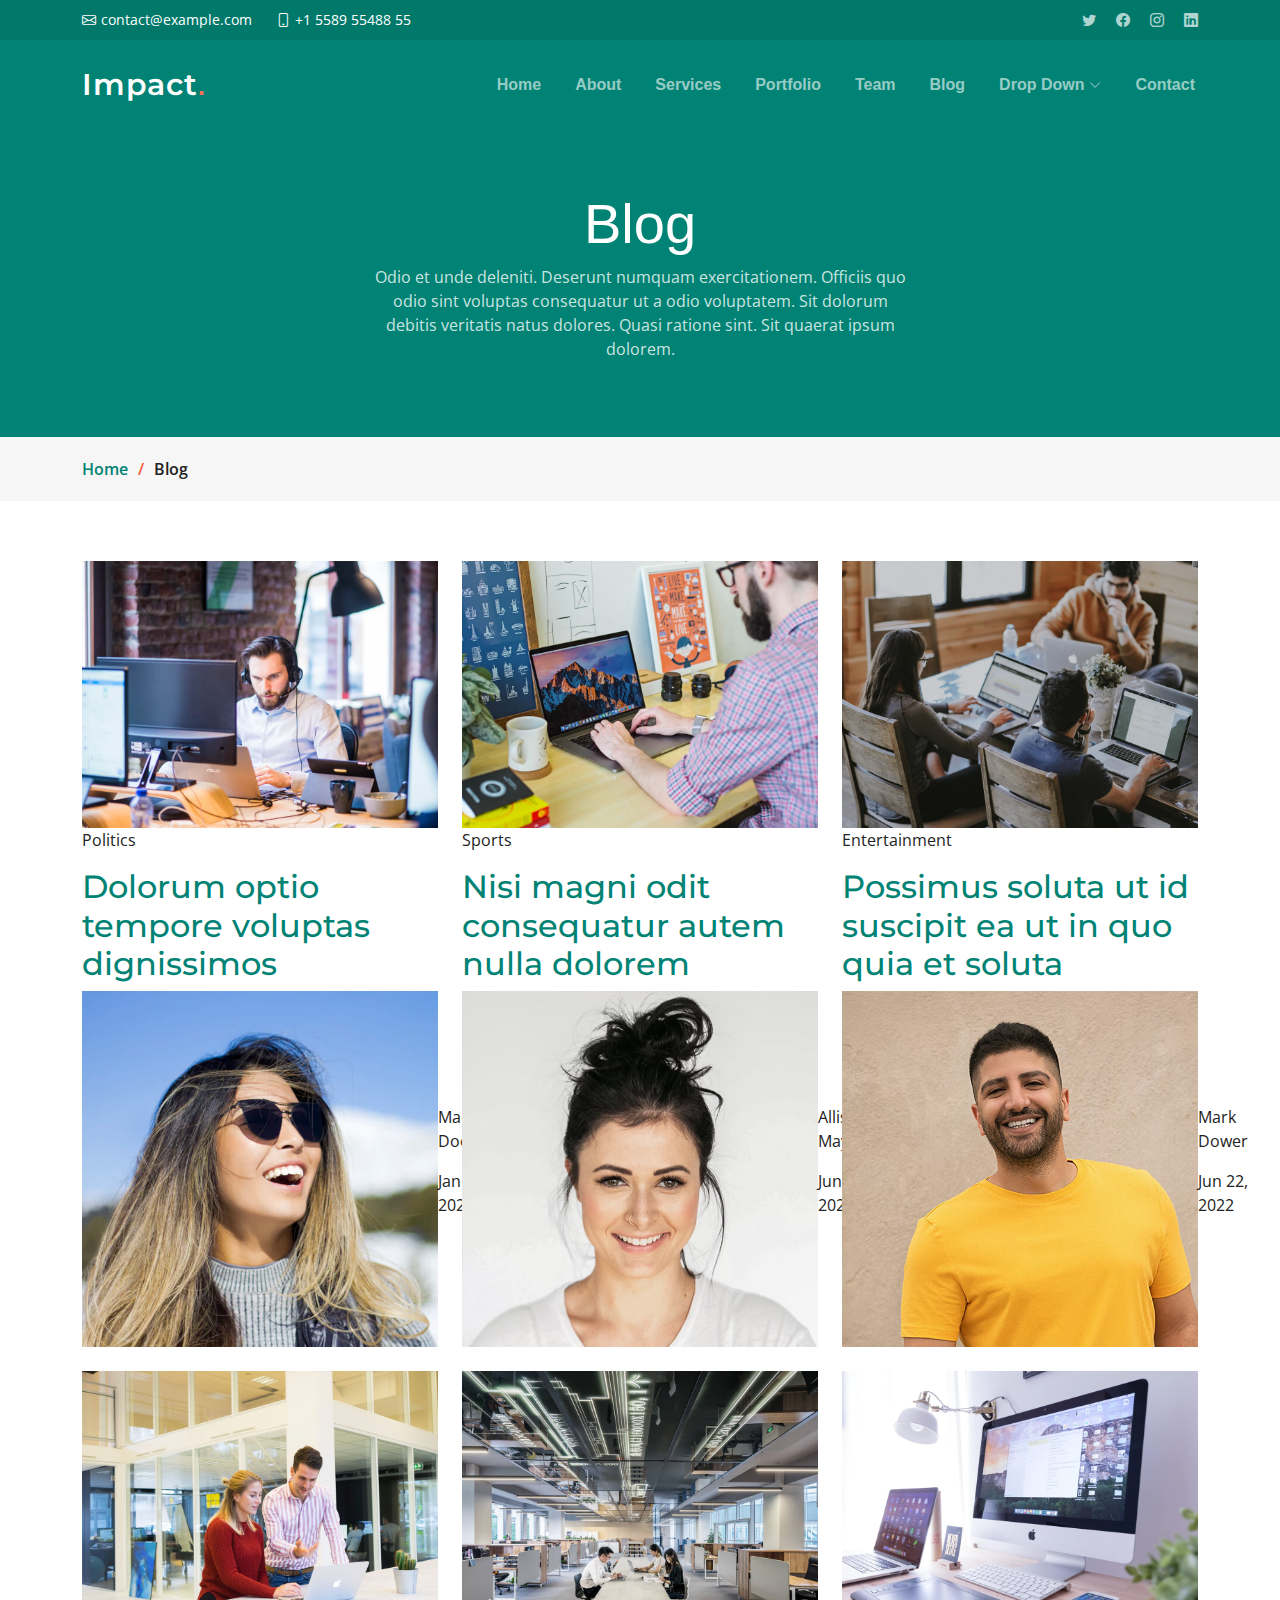
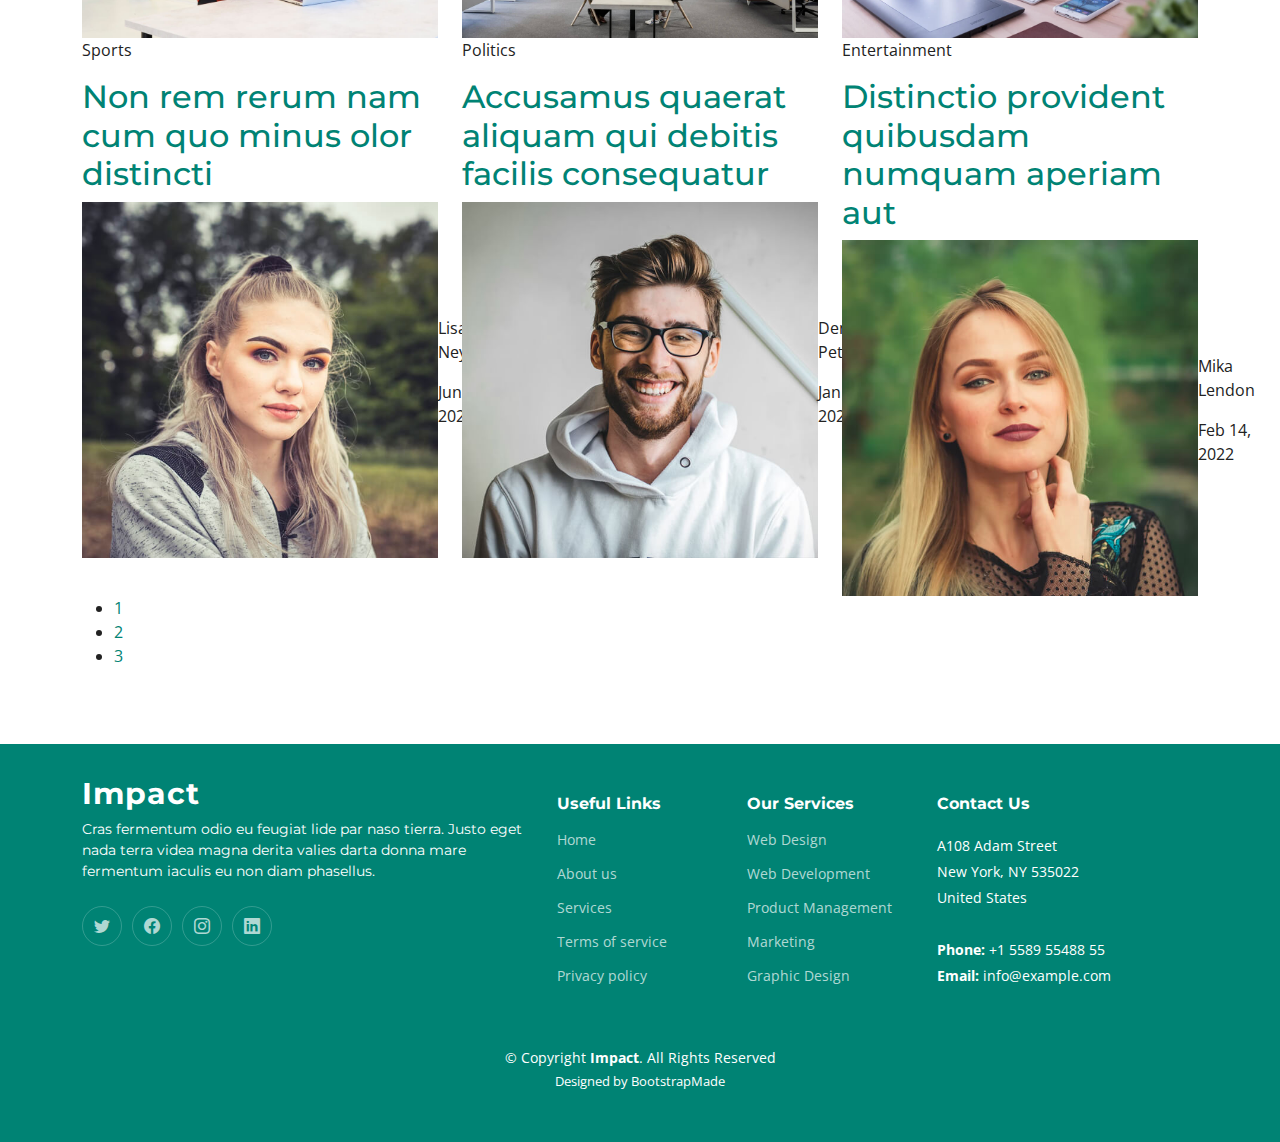
<file: blog.html>
<!DOCTYPE html>
<html lang="en">

<head>
  <meta charset="utf-8">
  <meta content="width=device-width, initial-scale=1.0" name="viewport">

  <title>Impact Bootstrap Template - Blog</title>
  <meta content="" name="description">
  <meta content="" name="keywords">

  <!-- Favicons -->
  <link href="assets/img/favicon.png" rel="icon">
  <link href="assets/img/apple-touch-icon.png" rel="apple-touch-icon">

  <!-- Google Fonts -->
  <link rel="preconnect" href="https://fonts.googleapis.com">
  <link rel="preconnect" href="https://fonts.gstatic.com" crossorigin>
  <link href="https://fonts.googleapis.com/css2?family=Open+Sans:ital,wght@0,300;0,400;0,500;0,600;0,700;1,300;1,400;1,600;1,700&family=Montserrat:ital,wght@0,300;0,400;0,500;0,600;0,700;1,300;1,400;1,500;1,600;1,700&family=Raleway:ital,wght@0,300;0,400;0,500;0,600;0,700;1,300;1,400;1,500;1,600;1,700&display=swap" rel="stylesheet">

  <!-- Vendor CSS Files -->
  <link href="assets/vendor/bootstrap/css/bootstrap.min.css" rel="stylesheet">
  <link href="assets/vendor/bootstrap-icons/bootstrap-icons.css" rel="stylesheet">
  <link href="assets/vendor/aos/aos.css" rel="stylesheet">
  <link href="assets/vendor/glightbox/css/glightbox.min.css" rel="stylesheet">
  <link href="assets/vendor/swiper/swiper-bundle.min.css" rel="stylesheet">

  <!-- Template Main CSS File -->
  <link href="assets/css/main.css" rel="stylesheet">

  <!-- =======================================================
  * Template Name: Impact
  * Updated: Sep 18 2023 with Bootstrap v5.3.2
  * Template URL: https://bootstrapmade.com/impact-bootstrap-business-website-template/
  * Author: BootstrapMade.com
  * License: https://bootstrapmade.com/license/
  ======================================================== -->
</head>

<body>

  <!-- ======= Header ======= -->
  <section id="topbar" class="topbar d-flex align-items-center">
    <div class="container d-flex justify-content-center justify-content-md-between">
      <div class="contact-info d-flex align-items-center">
        <i class="bi bi-envelope d-flex align-items-center"><a href="mailto:contact@example.com">contact@example.com</a></i>
        <i class="bi bi-phone d-flex align-items-center ms-4"><span>+1 5589 55488 55</span></i>
      </div>
      <div class="social-links d-none d-md-flex align-items-center">
        <a href="#" class="twitter"><i class="bi bi-twitter"></i></a>
        <a href="#" class="facebook"><i class="bi bi-facebook"></i></a>
        <a href="#" class="instagram"><i class="bi bi-instagram"></i></a>
        <a href="#" class="linkedin"><i class="bi bi-linkedin"></i></i></a>
      </div>
    </div>
  </section><!-- End Top Bar -->

  <header id="header" class="header d-flex align-items-center">

    <div class="container-fluid container-xl d-flex align-items-center justify-content-between">
      <a href="index.html" class="logo d-flex align-items-center">
        <!-- Uncomment the line below if you also wish to use an image logo -->
        <!-- <img src="assets/img/logo.png" alt=""> -->
        <h1>Impact<span>.</span></h1>
      </a>
      <nav id="navbar" class="navbar">
        <ul>
          <li><a href="#hero">Home</a></li>
          <li><a href="#about">About</a></li>
          <li><a href="#services">Services</a></li>
          <li><a href="#portfolio">Portfolio</a></li>
          <li><a href="#team">Team</a></li>
          <li><a href="blog.html">Blog</a></li>
          <li class="dropdown"><a href="#"><span>Drop Down</span> <i class="bi bi-chevron-down dropdown-indicator"></i></a>
            <ul>
              <li><a href="#">Drop Down 1</a></li>
              <li class="dropdown"><a href="#"><span>Deep Drop Down</span> <i class="bi bi-chevron-down dropdown-indicator"></i></a>
                <ul>
                  <li><a href="#">Deep Drop Down 1</a></li>
                  <li><a href="#">Deep Drop Down 2</a></li>
                  <li><a href="#">Deep Drop Down 3</a></li>
                  <li><a href="#">Deep Drop Down 4</a></li>
                  <li><a href="#">Deep Drop Down 5</a></li>
                </ul>
              </li>
              <li><a href="#">Drop Down 2</a></li>
              <li><a href="#">Drop Down 3</a></li>
              <li><a href="#">Drop Down 4</a></li>
            </ul>
          </li>
          <li><a href="#contact">Contact</a></li>
        </ul>
      </nav><!-- .navbar -->

      <i class="mobile-nav-toggle mobile-nav-show bi bi-list"></i>
      <i class="mobile-nav-toggle mobile-nav-hide d-none bi bi-x"></i>

    </div>
  </header><!-- End Header -->
  <!-- End Header -->

  <main id="main">

    <!-- ======= Breadcrumbs ======= -->
    <div class="breadcrumbs">
      <div class="page-header d-flex align-items-center" style="background-image: url('');">
        <div class="container position-relative">
          <div class="row d-flex justify-content-center">
            <div class="col-lg-6 text-center">
              <h2>Blog</h2>
              <p>Odio et unde deleniti. Deserunt numquam exercitationem. Officiis quo odio sint voluptas consequatur ut a odio voluptatem. Sit dolorum debitis veritatis natus dolores. Quasi ratione sint. Sit quaerat ipsum dolorem.</p>
            </div>
          </div>
        </div>
      </div>
      <nav>
        <div class="container">
          <ol>
            <li><a href="index.html">Home</a></li>
            <li>Blog</li>
          </ol>
        </div>
      </nav>
    </div><!-- End Breadcrumbs -->

    <!-- ======= Blog Section ======= -->
    <section id="blog" class="blog">
      <div class="container" data-aos="fade-up">

        <div class="row gy-4 posts-list">

          <div class="col-xl-4 col-md-6">
            <article>

              <div class="post-img">
                <img src="assets/img/blog/blog-1.jpg" alt="" class="img-fluid">
              </div>

              <p class="post-category">Politics</p>

              <h2 class="title">
                <a href="blog-details.html">Dolorum optio tempore voluptas dignissimos</a>
              </h2>

              <div class="d-flex align-items-center">
                <img src="assets/img/blog/blog-author.jpg" alt="" class="img-fluid post-author-img flex-shrink-0">
                <div class="post-meta">
                  <p class="post-author-list">Maria Doe</p>
                  <p class="post-date">
                    <time datetime="2022-01-01">Jan 1, 2022</time>
                  </p>
                </div>
              </div>

            </article>
          </div><!-- End post list item -->

          <div class="col-xl-4 col-md-6">
            <article>

              <div class="post-img">
                <img src="assets/img/blog/blog-2.jpg" alt="" class="img-fluid">
              </div>

              <p class="post-category">Sports</p>

              <h2 class="title">
                <a href="blog-details.html">Nisi magni odit consequatur autem nulla dolorem</a>
              </h2>

              <div class="d-flex align-items-center">
                <img src="assets/img/blog/blog-author-2.jpg" alt="" class="img-fluid post-author-img flex-shrink-0">
                <div class="post-meta">
                  <p class="post-author-list">Allisa Mayer</p>
                  <p class="post-date">
                    <time datetime="2022-01-01">Jun 5, 2022</time>
                  </p>
                </div>
              </div>

            </article>
          </div><!-- End post list item -->

          <div class="col-xl-4 col-md-6">
            <article>

              <div class="post-img">
                <img src="assets/img/blog/blog-3.jpg" alt="" class="img-fluid">
              </div>

              <p class="post-category">Entertainment</p>

              <h2 class="title">
                <a href="blog-details.html">Possimus soluta ut id suscipit ea ut in quo quia et soluta</a>
              </h2>

              <div class="d-flex align-items-center">
                <img src="assets/img/blog/blog-author-3.jpg" alt="" class="img-fluid post-author-img flex-shrink-0">
                <div class="post-meta">
                  <p class="post-author-list">Mark Dower</p>
                  <p class="post-date">
                    <time datetime="2022-01-01">Jun 22, 2022</time>
                  </p>
                </div>
              </div>

            </article>
          </div><!-- End post list item -->

          <div class="col-xl-4 col-md-6">
            <article>

              <div class="post-img">
                <img src="assets/img/blog/blog-4.jpg" alt="" class="img-fluid">
              </div>

              <p class="post-category">Sports</p>

              <h2 class="title">
                <a href="blog-details.html">Non rem rerum nam cum quo minus olor distincti</a>
              </h2>

              <div class="d-flex align-items-center">
                <img src="assets/img/blog/blog-author-4.jpg" alt="" class="img-fluid post-author-img flex-shrink-0">
                <div class="post-meta">
                  <p class="post-author-list">Lisa Neymar</p>
                  <p class="post-date">
                    <time datetime="2022-01-01">Jun 30, 2022</time>
                  </p>
                </div>
              </div>

            </article>
          </div><!-- End post list item -->

          <div class="col-xl-4 col-md-6">
            <article>

              <div class="post-img">
                <img src="assets/img/blog/blog-5.jpg" alt="" class="img-fluid">
              </div>

              <p class="post-category">Politics</p>

              <h2 class="title">
                <a href="blog-details.html">Accusamus quaerat aliquam qui debitis facilis consequatur</a>
              </h2>

              <div class="d-flex align-items-center">
                <img src="assets/img/blog/blog-author-5.jpg" alt="" class="img-fluid post-author-img flex-shrink-0">
                <div class="post-meta">
                  <p class="post-author-list">Denis Peterson</p>
                  <p class="post-date">
                    <time datetime="2022-01-01">Jan 30, 2022</time>
                  </p>
                </div>
              </div>

            </article>
          </div><!-- End post list item -->

          <div class="col-xl-4 col-md-6">
            <article>

              <div class="post-img">
                <img src="assets/img/blog/blog-6.jpg" alt="" class="img-fluid">
              </div>

              <p class="post-category">Entertainment</p>

              <h2 class="title">
                <a href="blog-details.html">Distinctio provident quibusdam numquam aperiam aut</a>
              </h2>

              <div class="d-flex align-items-center">
                <img src="assets/img/blog/blog-author-6.jpg" alt="" class="img-fluid post-author-img flex-shrink-0">
                <div class="post-meta">
                  <p class="post-author-list">Mika Lendon</p>
                  <p class="post-date">
                    <time datetime="2022-01-01">Feb 14, 2022</time>
                  </p>
                </div>
              </div>

            </article>
          </div><!-- End post list item -->

        </div><!-- End blog posts list -->

        <div class="blog-pagination">
          <ul class="justify-content-center">
            <li><a href="#">1</a></li>
            <li class="active"><a href="#">2</a></li>
            <li><a href="#">3</a></li>
          </ul>
        </div><!-- End blog pagination -->

      </div>
    </section><!-- End Blog Section -->

  </main><!-- End #main -->

  <!-- ======= Footer ======= -->
  <footer id="footer" class="footer">

    <div class="container">
      <div class="row gy-4">
        <div class="col-lg-5 col-md-12 footer-info">
          <a href="index.html" class="logo d-flex align-items-center">
            <span>Impact</span>
          </a>
          <p>Cras fermentum odio eu feugiat lide par naso tierra. Justo eget nada terra videa magna derita valies darta donna mare fermentum iaculis eu non diam phasellus.</p>
          <div class="social-links d-flex mt-4">
            <a href="#" class="twitter"><i class="bi bi-twitter"></i></a>
            <a href="#" class="facebook"><i class="bi bi-facebook"></i></a>
            <a href="#" class="instagram"><i class="bi bi-instagram"></i></a>
            <a href="#" class="linkedin"><i class="bi bi-linkedin"></i></a>
          </div>
        </div>

        <div class="col-lg-2 col-6 footer-links">
          <h4>Useful Links</h4>
          <ul>
            <li><a href="#">Home</a></li>
            <li><a href="#">About us</a></li>
            <li><a href="#">Services</a></li>
            <li><a href="#">Terms of service</a></li>
            <li><a href="#">Privacy policy</a></li>
          </ul>
        </div>

        <div class="col-lg-2 col-6 footer-links">
          <h4>Our Services</h4>
          <ul>
            <li><a href="#">Web Design</a></li>
            <li><a href="#">Web Development</a></li>
            <li><a href="#">Product Management</a></li>
            <li><a href="#">Marketing</a></li>
            <li><a href="#">Graphic Design</a></li>
          </ul>
        </div>

        <div class="col-lg-3 col-md-12 footer-contact text-center text-md-start">
          <h4>Contact Us</h4>
          <p>
            A108 Adam Street <br>
            New York, NY 535022<br>
            United States <br><br>
            <strong>Phone:</strong> +1 5589 55488 55<br>
            <strong>Email:</strong> info@example.com<br>
          </p>

        </div>

      </div>
    </div>

    <div class="container mt-4">
      <div class="copyright">
        &copy; Copyright <strong><span>Impact</span></strong>. All Rights Reserved
      </div>
      <div class="credits">
        <!-- All the links in the footer should remain intact. -->
        <!-- You can delete the links only if you purchased the pro version. -->
        <!-- Licensing information: https://bootstrapmade.com/license/ -->
        <!-- Purchase the pro version with working PHP/AJAX contact form: https://bootstrapmade.com/impact-bootstrap-business-website-template/ -->
        Designed by <a href="https://bootstrapmade.com/">BootstrapMade</a>
      </div>
    </div>

  </footer><!-- End Footer -->
  <!-- End Footer -->

  <a href="#" class="scroll-top d-flex align-items-center justify-content-center"><i class="bi bi-arrow-up-short"></i></a>

  <div id="preloader"></div>

  <!-- Vendor JS Files -->
  <script src="assets/vendor/bootstrap/js/bootstrap.bundle.min.js"></script>
  <script src="assets/vendor/aos/aos.js"></script>
  <script src="assets/vendor/glightbox/js/glightbox.min.js"></script>
  <script src="assets/vendor/purecounter/purecounter_vanilla.js"></script>
  <script src="assets/vendor/swiper/swiper-bundle.min.js"></script>
  <script src="assets/vendor/isotope-layout/isotope.pkgd.min.js"></script>
  <script src="assets/vendor/php-email-form/validate.js"></script>

  <!-- Template Main JS File -->
  <script src="assets/js/main.js"></script>

</body>

</html>
</file>
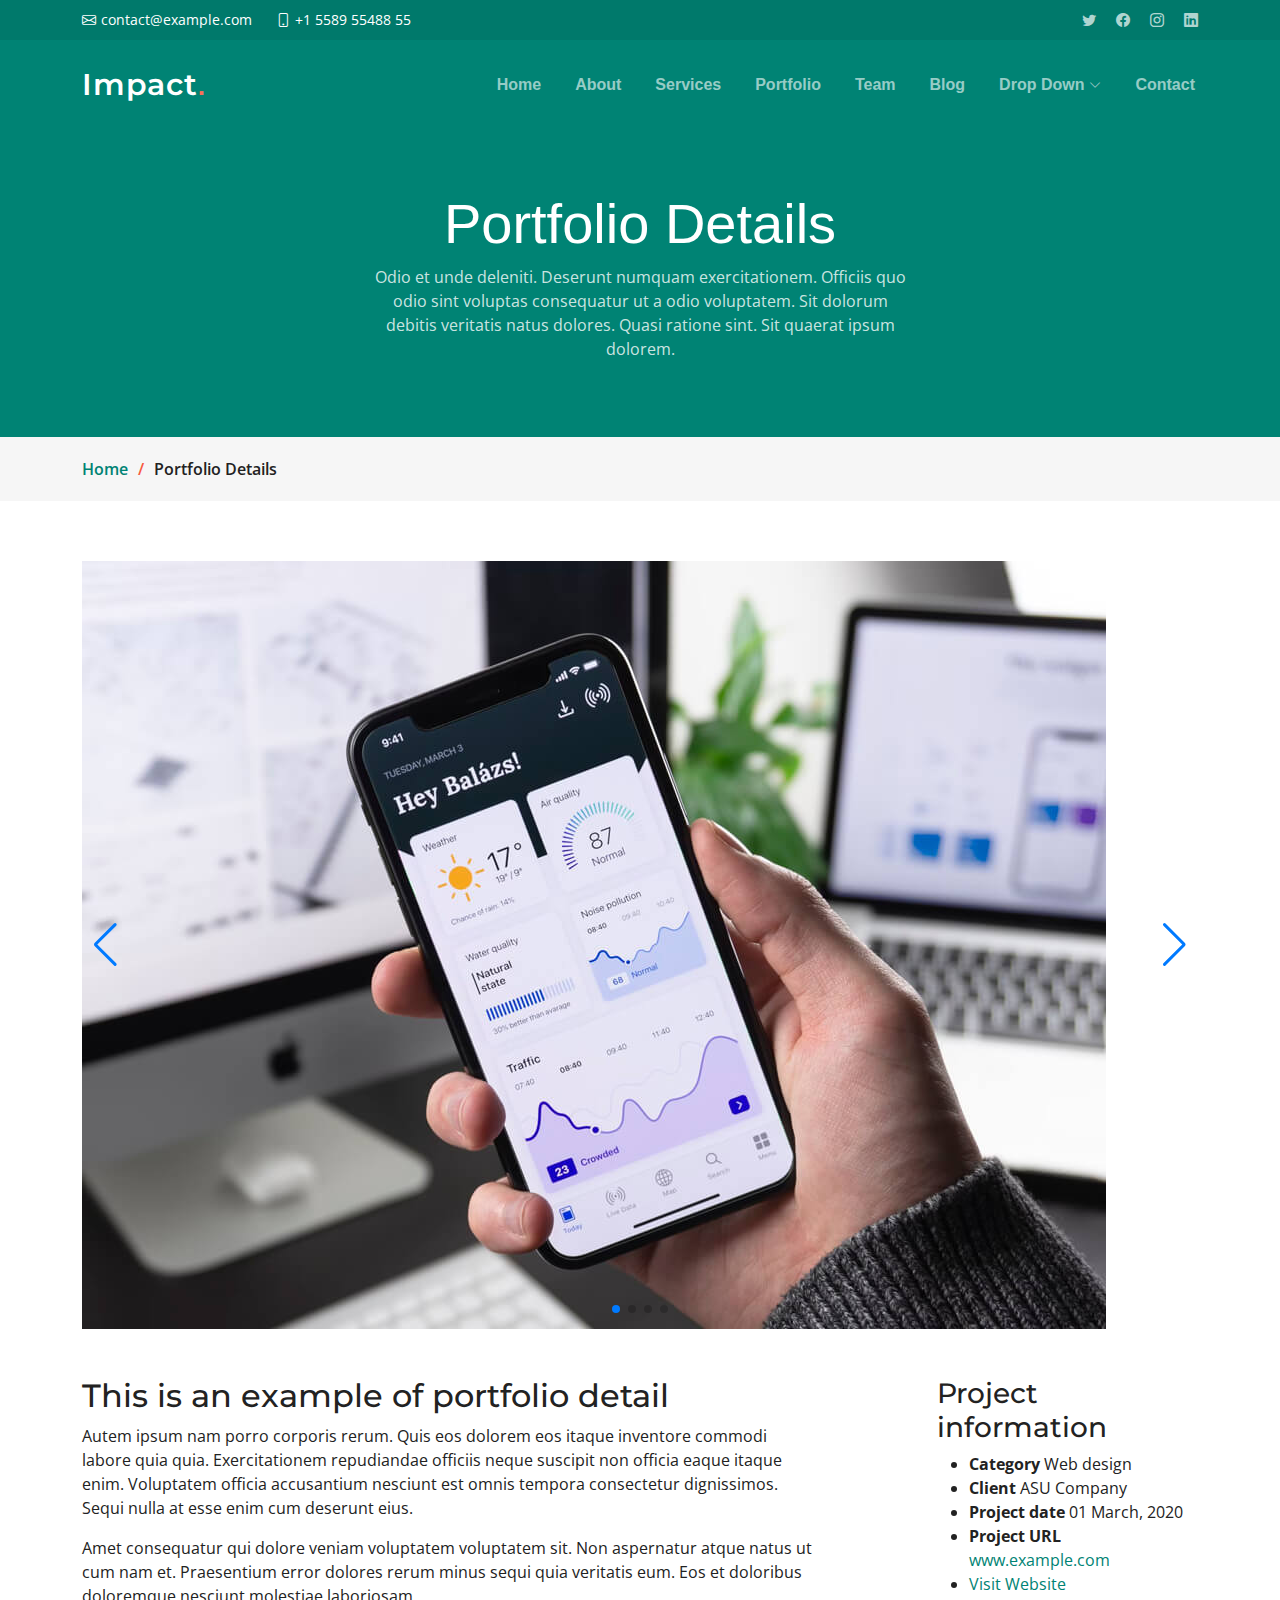
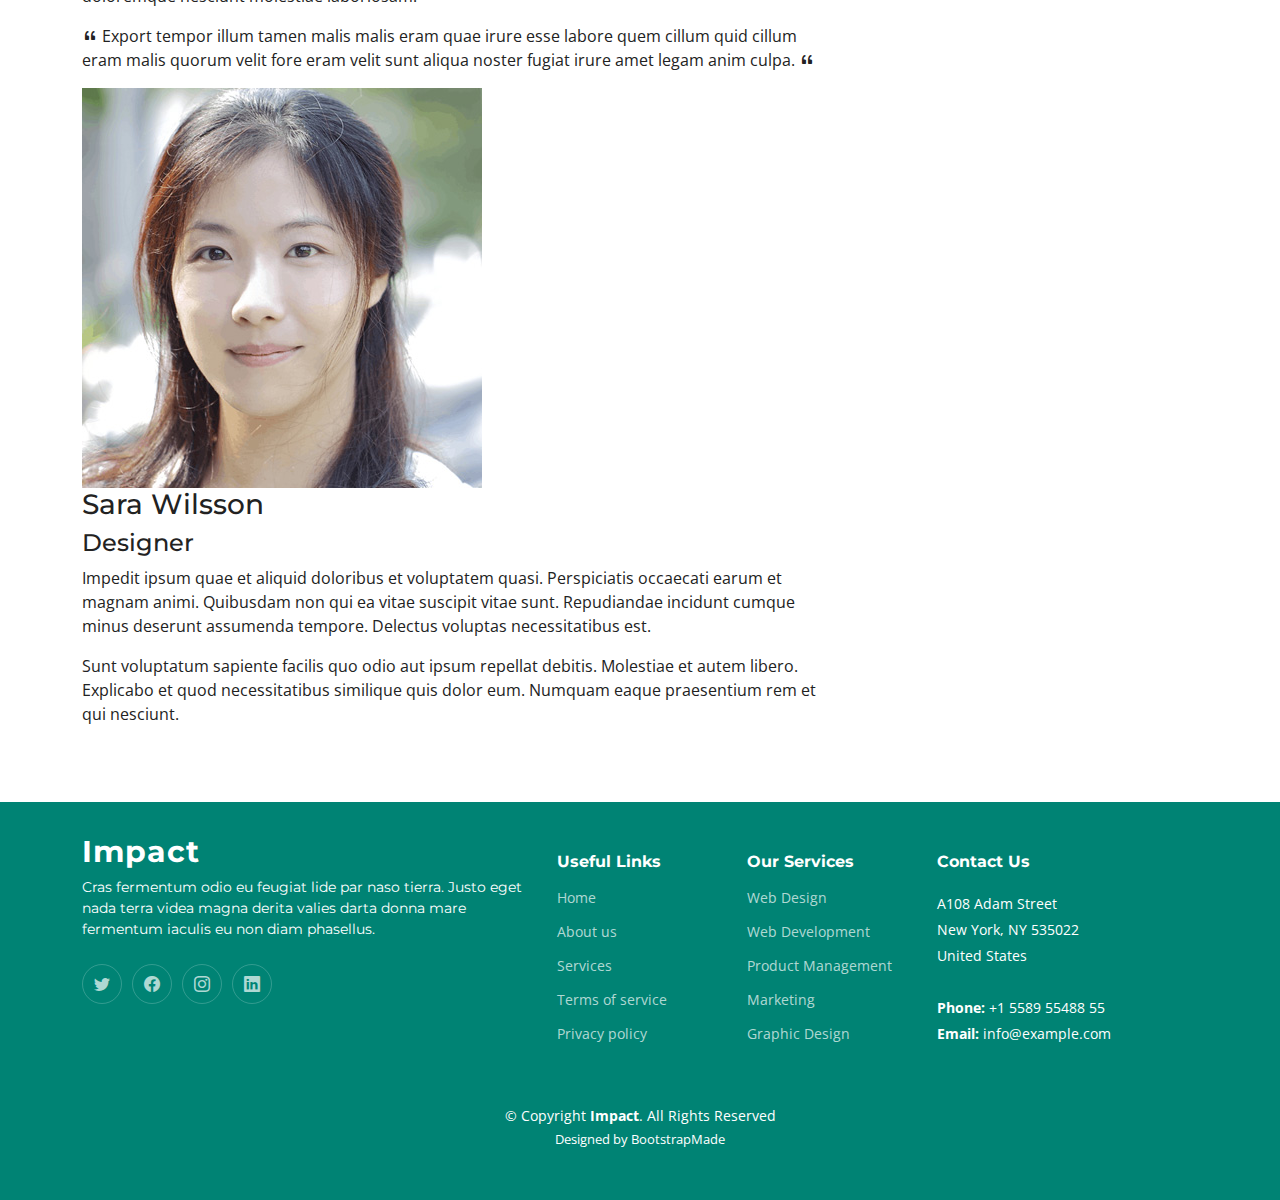
<file: portfolio-details.html>
<!DOCTYPE html>
<html lang="en">

<head>
  <meta charset="utf-8">
  <meta content="width=device-width, initial-scale=1.0" name="viewport">

  <title>Impact Bootstrap Template - Portfolio Details</title>
  <meta content="" name="description">
  <meta content="" name="keywords">

  <!-- Favicons -->
  <link href="assets/img/favicon.png" rel="icon">
  <link href="assets/img/apple-touch-icon.png" rel="apple-touch-icon">

  <!-- Google Fonts -->
  <link rel="preconnect" href="https://fonts.googleapis.com">
  <link rel="preconnect" href="https://fonts.gstatic.com" crossorigin>
  <link href="https://fonts.googleapis.com/css2?family=Open+Sans:ital,wght@0,300;0,400;0,500;0,600;0,700;1,300;1,400;1,600;1,700&family=Montserrat:ital,wght@0,300;0,400;0,500;0,600;0,700;1,300;1,400;1,500;1,600;1,700&family=Raleway:ital,wght@0,300;0,400;0,500;0,600;0,700;1,300;1,400;1,500;1,600;1,700&display=swap" rel="stylesheet">

  <!-- Vendor CSS Files -->
  <link href="assets/vendor/bootstrap/css/bootstrap.min.css" rel="stylesheet">
  <link href="assets/vendor/bootstrap-icons/bootstrap-icons.css" rel="stylesheet">
  <link href="assets/vendor/aos/aos.css" rel="stylesheet">
  <link href="assets/vendor/glightbox/css/glightbox.min.css" rel="stylesheet">
  <link href="assets/vendor/swiper/swiper-bundle.min.css" rel="stylesheet">

  <!-- Template Main CSS File -->
  <link href="assets/css/main.css" rel="stylesheet">

  <!-- =======================================================
  * Template Name: Impact
  * Updated: Sep 18 2023 with Bootstrap v5.3.2
  * Template URL: https://bootstrapmade.com/impact-bootstrap-business-website-template/
  * Author: BootstrapMade.com
  * License: https://bootstrapmade.com/license/
  ======================================================== -->
</head>

<body>

  <!-- ======= Header ======= -->
  <section id="topbar" class="topbar d-flex align-items-center">
    <div class="container d-flex justify-content-center justify-content-md-between">
      <div class="contact-info d-flex align-items-center">
        <i class="bi bi-envelope d-flex align-items-center"><a href="mailto:contact@example.com">contact@example.com</a></i>
        <i class="bi bi-phone d-flex align-items-center ms-4"><span>+1 5589 55488 55</span></i>
      </div>
      <div class="social-links d-none d-md-flex align-items-center">
        <a href="#" class="twitter"><i class="bi bi-twitter"></i></a>
        <a href="#" class="facebook"><i class="bi bi-facebook"></i></a>
        <a href="#" class="instagram"><i class="bi bi-instagram"></i></a>
        <a href="#" class="linkedin"><i class="bi bi-linkedin"></i></i></a>
      </div>
    </div>
  </section><!-- End Top Bar -->

  <header id="header" class="header d-flex align-items-center">

    <div class="container-fluid container-xl d-flex align-items-center justify-content-between">
      <a href="index.html" class="logo d-flex align-items-center">
        <!-- Uncomment the line below if you also wish to use an image logo -->
        <!-- <img src="assets/img/logo.png" alt=""> -->
        <h1>Impact<span>.</span></h1>
      </a>
      <nav id="navbar" class="navbar">
        <ul>
          <li><a href="#hero">Home</a></li>
          <li><a href="#about">About</a></li>
          <li><a href="#services">Services</a></li>
          <li><a href="#portfolio">Portfolio</a></li>
          <li><a href="#team">Team</a></li>
          <li><a href="blog.html">Blog</a></li>
          <li class="dropdown"><a href="#"><span>Drop Down</span> <i class="bi bi-chevron-down dropdown-indicator"></i></a>
            <ul>
              <li><a href="#">Drop Down 1</a></li>
              <li class="dropdown"><a href="#"><span>Deep Drop Down</span> <i class="bi bi-chevron-down dropdown-indicator"></i></a>
                <ul>
                  <li><a href="#">Deep Drop Down 1</a></li>
                  <li><a href="#">Deep Drop Down 2</a></li>
                  <li><a href="#">Deep Drop Down 3</a></li>
                  <li><a href="#">Deep Drop Down 4</a></li>
                  <li><a href="#">Deep Drop Down 5</a></li>
                </ul>
              </li>
              <li><a href="#">Drop Down 2</a></li>
              <li><a href="#">Drop Down 3</a></li>
              <li><a href="#">Drop Down 4</a></li>
            </ul>
          </li>
          <li><a href="#contact">Contact</a></li>
        </ul>
      </nav><!-- .navbar -->

      <i class="mobile-nav-toggle mobile-nav-show bi bi-list"></i>
      <i class="mobile-nav-toggle mobile-nav-hide d-none bi bi-x"></i>

    </div>
  </header><!-- End Header -->
  <!-- End Header -->

  <main id="main">

    <!-- ======= Breadcrumbs ======= -->
    <div class="breadcrumbs">
      <div class="page-header d-flex align-items-center" style="background-image: url('');">
        <div class="container position-relative">
          <div class="row d-flex justify-content-center">
            <div class="col-lg-6 text-center">
              <h2>Portfolio Details</h2>
              <p>Odio et unde deleniti. Deserunt numquam exercitationem. Officiis quo odio sint voluptas consequatur ut a odio voluptatem. Sit dolorum debitis veritatis natus dolores. Quasi ratione sint. Sit quaerat ipsum dolorem.</p>
            </div>
          </div>
        </div>
      </div>
      <nav>
        <div class="container">
          <ol>
            <li><a href="index.html">Home</a></li>
            <li>Portfolio Details</li>
          </ol>
        </div>
      </nav>
    </div><!-- End Breadcrumbs -->

    <!-- ======= Portfolio Details Section ======= -->
    <section id="portfolio-details" class="portfolio-details">
      <div class="container" data-aos="fade-up">

        <div class="position-relative h-100">
          <div class="slides-1 portfolio-details-slider swiper">
            <div class="swiper-wrapper align-items-center">

              <div class="swiper-slide">
                <img src="assets/img/portfolio/app-1.jpg" alt="">
              </div>

              <div class="swiper-slide">
                <img src="assets/img/portfolio/product-1.jpg" alt="">
              </div>

              <div class="swiper-slide">
                <img src="assets/img/portfolio/branding-1.jpg" alt="">
              </div>

              <div class="swiper-slide">
                <img src="assets/img/portfolio/books-1.jpg" alt="">
              </div>

            </div>
            <div class="swiper-pagination"></div>
          </div>
          <div class="swiper-button-prev"></div>
          <div class="swiper-button-next"></div>

        </div>

        <div class="row justify-content-between gy-4 mt-4">

          <div class="col-lg-8">
            <div class="portfolio-description">
              <h2>This is an example of portfolio detail</h2>
              <p>
                Autem ipsum nam porro corporis rerum. Quis eos dolorem eos itaque inventore commodi labore quia quia. Exercitationem repudiandae officiis neque suscipit non officia eaque itaque enim. Voluptatem officia accusantium nesciunt est omnis tempora consectetur dignissimos. Sequi nulla at esse enim cum deserunt eius.
              </p>
              <p>
                Amet consequatur qui dolore veniam voluptatem voluptatem sit. Non aspernatur atque natus ut cum nam et. Praesentium error dolores rerum minus sequi quia veritatis eum. Eos et doloribus doloremque nesciunt molestiae laboriosam.
              </p>

              <div class="testimonial-item">
                <p>
                  <i class="bi bi-quote quote-icon-left"></i>
                  Export tempor illum tamen malis malis eram quae irure esse labore quem cillum quid cillum eram malis quorum velit fore eram velit sunt aliqua noster fugiat irure amet legam anim culpa.
                  <i class="bi bi-quote quote-icon-right"></i>
                </p>
                <div>
                  <img src="assets/img/testimonials/testimonials-2.jpg" class="testimonial-img" alt="">
                  <h3>Sara Wilsson</h3>
                  <h4>Designer</h4>
                </div>
              </div>

              <p>
                Impedit ipsum quae et aliquid doloribus et voluptatem quasi. Perspiciatis occaecati earum et magnam animi. Quibusdam non qui ea vitae suscipit vitae sunt. Repudiandae incidunt cumque minus deserunt assumenda tempore. Delectus voluptas necessitatibus est.

              <p>
                Sunt voluptatum sapiente facilis quo odio aut ipsum repellat debitis. Molestiae et autem libero. Explicabo et quod necessitatibus similique quis dolor eum. Numquam eaque praesentium rem et qui nesciunt.
              </p>

            </div>
          </div>

          <div class="col-lg-3">
            <div class="portfolio-info">
              <h3>Project information</h3>
              <ul>
                <li><strong>Category</strong> <span>Web design</span></li>
                <li><strong>Client</strong> <span>ASU Company</span></li>
                <li><strong>Project date</strong> <span>01 March, 2020</span></li>
                <li><strong>Project URL</strong> <a href="#">www.example.com</a></li>
                <li><a href="#" class="btn-visit align-self-start">Visit Website</a></li>
              </ul>
            </div>
          </div>

        </div>

      </div>
    </section><!-- End Portfolio Details Section -->

  </main><!-- End #main -->

  <!-- ======= Footer ======= -->
  <footer id="footer" class="footer">

    <div class="container">
      <div class="row gy-4">
        <div class="col-lg-5 col-md-12 footer-info">
          <a href="index.html" class="logo d-flex align-items-center">
            <span>Impact</span>
          </a>
          <p>Cras fermentum odio eu feugiat lide par naso tierra. Justo eget nada terra videa magna derita valies darta donna mare fermentum iaculis eu non diam phasellus.</p>
          <div class="social-links d-flex mt-4">
            <a href="#" class="twitter"><i class="bi bi-twitter"></i></a>
            <a href="#" class="facebook"><i class="bi bi-facebook"></i></a>
            <a href="#" class="instagram"><i class="bi bi-instagram"></i></a>
            <a href="#" class="linkedin"><i class="bi bi-linkedin"></i></a>
          </div>
        </div>

        <div class="col-lg-2 col-6 footer-links">
          <h4>Useful Links</h4>
          <ul>
            <li><a href="#">Home</a></li>
            <li><a href="#">About us</a></li>
            <li><a href="#">Services</a></li>
            <li><a href="#">Terms of service</a></li>
            <li><a href="#">Privacy policy</a></li>
          </ul>
        </div>

        <div class="col-lg-2 col-6 footer-links">
          <h4>Our Services</h4>
          <ul>
            <li><a href="#">Web Design</a></li>
            <li><a href="#">Web Development</a></li>
            <li><a href="#">Product Management</a></li>
            <li><a href="#">Marketing</a></li>
            <li><a href="#">Graphic Design</a></li>
          </ul>
        </div>

        <div class="col-lg-3 col-md-12 footer-contact text-center text-md-start">
          <h4>Contact Us</h4>
          <p>
            A108 Adam Street <br>
            New York, NY 535022<br>
            United States <br><br>
            <strong>Phone:</strong> +1 5589 55488 55<br>
            <strong>Email:</strong> info@example.com<br>
          </p>

        </div>

      </div>
    </div>

    <div class="container mt-4">
      <div class="copyright">
        &copy; Copyright <strong><span>Impact</span></strong>. All Rights Reserved
      </div>
      <div class="credits">
        <!-- All the links in the footer should remain intact. -->
        <!-- You can delete the links only if you purchased the pro version. -->
        <!-- Licensing information: https://bootstrapmade.com/license/ -->
        <!-- Purchase the pro version with working PHP/AJAX contact form: https://bootstrapmade.com/impact-bootstrap-business-website-template/ -->
        Designed by <a href="https://bootstrapmade.com/">BootstrapMade</a>
      </div>
    </div>

  </footer><!-- End Footer -->
  <!-- End Footer -->

  <a href="#" class="scroll-top d-flex align-items-center justify-content-center"><i class="bi bi-arrow-up-short"></i></a>

  <div id="preloader"></div>

  <!-- Vendor JS Files -->
  <script src="assets/vendor/bootstrap/js/bootstrap.bundle.min.js"></script>
  <script src="assets/vendor/aos/aos.js"></script>
  <script src="assets/vendor/glightbox/js/glightbox.min.js"></script>
  <script src="assets/vendor/purecounter/purecounter_vanilla.js"></script>
  <script src="assets/vendor/swiper/swiper-bundle.min.js"></script>
  <script src="assets/vendor/isotope-layout/isotope.pkgd.min.js"></script>
  <script src="assets/vendor/php-email-form/validate.js"></script>

  <!-- Template Main JS File -->
  <script src="assets/js/main.js"></script>

</body>

</html>
</file>
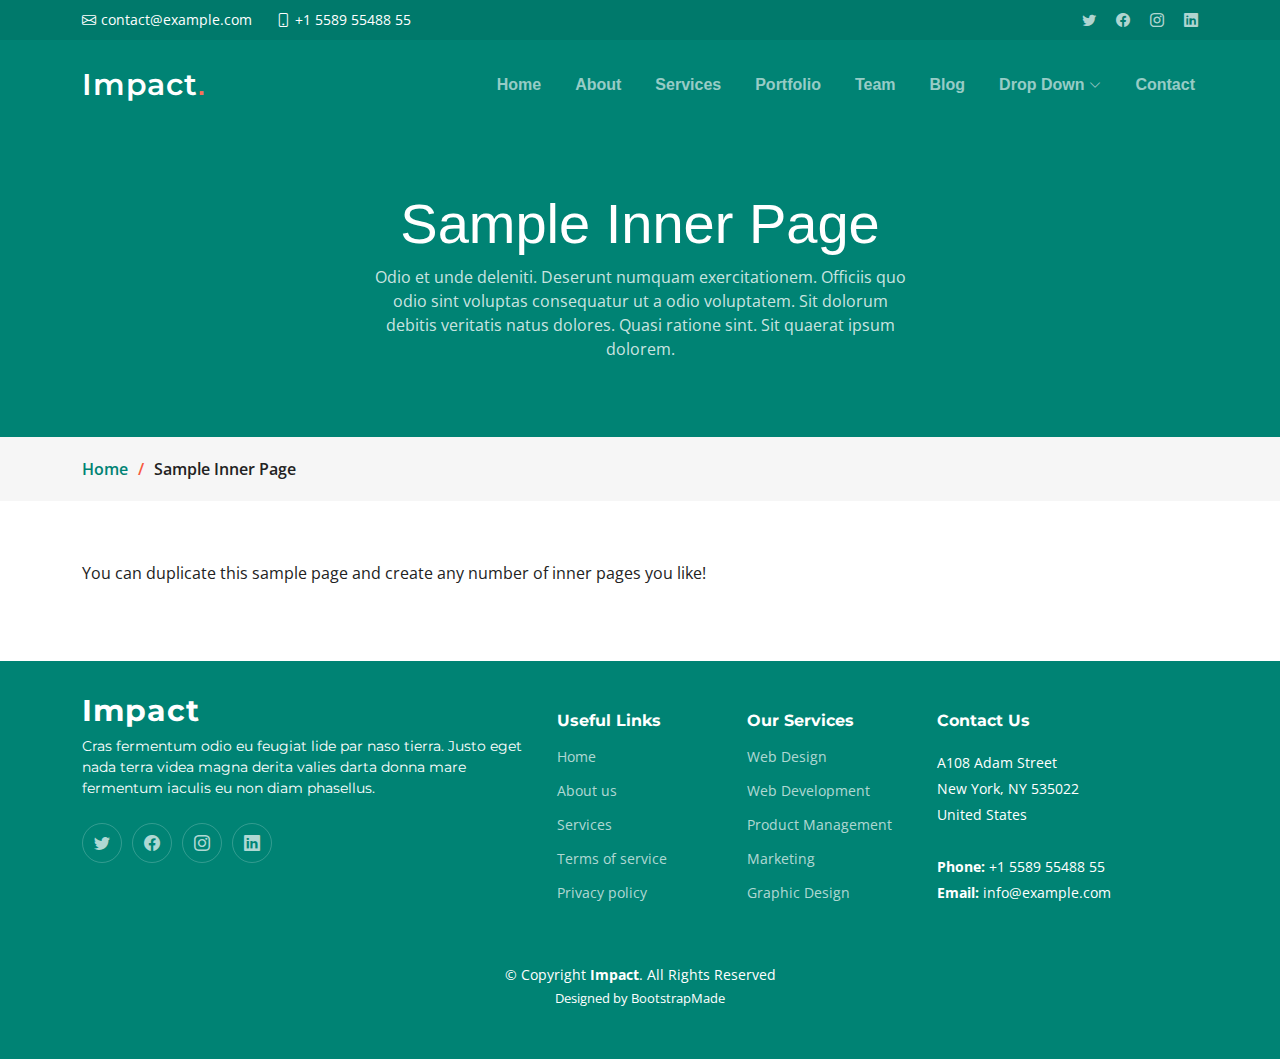
<file: sample-inner-page.html>
<!DOCTYPE html>
<html lang="en">

<head>
  <meta charset="utf-8">
  <meta content="width=device-width, initial-scale=1.0" name="viewport">

  <title>[Template] Sample Inner Page</title>
  <meta content="" name="description">
  <meta content="" name="keywords">

  <!-- Favicons -->
  <link href="assets/img/favicon.png" rel="icon">
  <link href="assets/img/apple-touch-icon.png" rel="apple-touch-icon">

  <!-- Google Fonts -->
  <link rel="preconnect" href="https://fonts.googleapis.com">
  <link rel="preconnect" href="https://fonts.gstatic.com" crossorigin>
  <link href="https://fonts.googleapis.com/css2?family=Open+Sans:ital,wght@0,300;0,400;0,500;0,600;0,700;1,300;1,400;1,600;1,700&family=Montserrat:ital,wght@0,300;0,400;0,500;0,600;0,700;1,300;1,400;1,500;1,600;1,700&family=Raleway:ital,wght@0,300;0,400;0,500;0,600;0,700;1,300;1,400;1,500;1,600;1,700&display=swap" rel="stylesheet">

  <!-- Vendor CSS Files -->
  <link href="assets/vendor/bootstrap/css/bootstrap.min.css" rel="stylesheet">
  <link href="assets/vendor/bootstrap-icons/bootstrap-icons.css" rel="stylesheet">
  <link href="assets/vendor/aos/aos.css" rel="stylesheet">
  <link href="assets/vendor/glightbox/css/glightbox.min.css" rel="stylesheet">
  <link href="assets/vendor/swiper/swiper-bundle.min.css" rel="stylesheet">

  <!-- Template Main CSS File -->
  <link href="assets/css/main.css" rel="stylesheet">

  <!-- =======================================================
  * Template Name: Impact
  * Updated: Sep 18 2023 with Bootstrap v5.3.2
  * Template URL: https://bootstrapmade.com/impact-bootstrap-business-website-template/
  * Author: BootstrapMade.com
  * License: https://bootstrapmade.com/license/
  ======================================================== -->
</head>

<body>

  <!-- ======= Header ======= -->
  <section id="topbar" class="topbar d-flex align-items-center">
    <div class="container d-flex justify-content-center justify-content-md-between">
      <div class="contact-info d-flex align-items-center">
        <i class="bi bi-envelope d-flex align-items-center"><a href="mailto:contact@example.com">contact@example.com</a></i>
        <i class="bi bi-phone d-flex align-items-center ms-4"><span>+1 5589 55488 55</span></i>
      </div>
      <div class="social-links d-none d-md-flex align-items-center">
        <a href="#" class="twitter"><i class="bi bi-twitter"></i></a>
        <a href="#" class="facebook"><i class="bi bi-facebook"></i></a>
        <a href="#" class="instagram"><i class="bi bi-instagram"></i></a>
        <a href="#" class="linkedin"><i class="bi bi-linkedin"></i></i></a>
      </div>
    </div>
  </section><!-- End Top Bar -->

  <header id="header" class="header d-flex align-items-center">

    <div class="container-fluid container-xl d-flex align-items-center justify-content-between">
      <a href="index.html" class="logo d-flex align-items-center">
        <!-- Uncomment the line below if you also wish to use an image logo -->
        <!-- <img src="assets/img/logo.png" alt=""> -->
        <h1>Impact<span>.</span></h1>
      </a>
      <nav id="navbar" class="navbar">
        <ul>
          <li><a href="#hero">Home</a></li>
          <li><a href="#about">About</a></li>
          <li><a href="#services">Services</a></li>
          <li><a href="#portfolio">Portfolio</a></li>
          <li><a href="#team">Team</a></li>
          <li><a href="blog.html">Blog</a></li>
          <li class="dropdown"><a href="#"><span>Drop Down</span> <i class="bi bi-chevron-down dropdown-indicator"></i></a>
            <ul>
              <li><a href="#">Drop Down 1</a></li>
              <li class="dropdown"><a href="#"><span>Deep Drop Down</span> <i class="bi bi-chevron-down dropdown-indicator"></i></a>
                <ul>
                  <li><a href="#">Deep Drop Down 1</a></li>
                  <li><a href="#">Deep Drop Down 2</a></li>
                  <li><a href="#">Deep Drop Down 3</a></li>
                  <li><a href="#">Deep Drop Down 4</a></li>
                  <li><a href="#">Deep Drop Down 5</a></li>
                </ul>
              </li>
              <li><a href="#">Drop Down 2</a></li>
              <li><a href="#">Drop Down 3</a></li>
              <li><a href="#">Drop Down 4</a></li>
            </ul>
          </li>
          <li><a href="#contact">Contact</a></li>
        </ul>
      </nav><!-- .navbar -->

      <i class="mobile-nav-toggle mobile-nav-show bi bi-list"></i>
      <i class="mobile-nav-toggle mobile-nav-hide d-none bi bi-x"></i>

    </div>
  </header><!-- End Header -->
  <!-- End Header -->

  <main id="main">

    <!-- ======= Breadcrumbs ======= -->
    <div class="breadcrumbs">
      <div class="page-header d-flex align-items-center" style="background-image: url('');">
        <div class="container position-relative">
          <div class="row d-flex justify-content-center">
            <div class="col-lg-6 text-center">
              <h2>Sample Inner Page</h2>
              <p>Odio et unde deleniti. Deserunt numquam exercitationem. Officiis quo odio sint voluptas consequatur ut a odio voluptatem. Sit dolorum debitis veritatis natus dolores. Quasi ratione sint. Sit quaerat ipsum dolorem.</p>
            </div>
          </div>
        </div>
      </div>
      <nav>
        <div class="container">
          <ol>
            <li><a href="index.html">Home</a></li>
            <li>Sample Inner Page</li>
          </ol>
        </div>
      </nav>
    </div><!-- End Breadcrumbs -->

    <section class="sample-page">
      <div class="container" data-aos="fade-up">

        <p>
          You can duplicate this sample page and create any number of inner pages you like!
        </p>

      </div>
    </section>

  </main><!-- End #main -->

  <!-- ======= Footer ======= -->
  <footer id="footer" class="footer">

    <div class="container">
      <div class="row gy-4">
        <div class="col-lg-5 col-md-12 footer-info">
          <a href="index.html" class="logo d-flex align-items-center">
            <span>Impact</span>
          </a>
          <p>Cras fermentum odio eu feugiat lide par naso tierra. Justo eget nada terra videa magna derita valies darta donna mare fermentum iaculis eu non diam phasellus.</p>
          <div class="social-links d-flex mt-4">
            <a href="#" class="twitter"><i class="bi bi-twitter"></i></a>
            <a href="#" class="facebook"><i class="bi bi-facebook"></i></a>
            <a href="#" class="instagram"><i class="bi bi-instagram"></i></a>
            <a href="#" class="linkedin"><i class="bi bi-linkedin"></i></a>
          </div>
        </div>

        <div class="col-lg-2 col-6 footer-links">
          <h4>Useful Links</h4>
          <ul>
            <li><a href="#">Home</a></li>
            <li><a href="#">About us</a></li>
            <li><a href="#">Services</a></li>
            <li><a href="#">Terms of service</a></li>
            <li><a href="#">Privacy policy</a></li>
          </ul>
        </div>

        <div class="col-lg-2 col-6 footer-links">
          <h4>Our Services</h4>
          <ul>
            <li><a href="#">Web Design</a></li>
            <li><a href="#">Web Development</a></li>
            <li><a href="#">Product Management</a></li>
            <li><a href="#">Marketing</a></li>
            <li><a href="#">Graphic Design</a></li>
          </ul>
        </div>

        <div class="col-lg-3 col-md-12 footer-contact text-center text-md-start">
          <h4>Contact Us</h4>
          <p>
            A108 Adam Street <br>
            New York, NY 535022<br>
            United States <br><br>
            <strong>Phone:</strong> +1 5589 55488 55<br>
            <strong>Email:</strong> info@example.com<br>
          </p>

        </div>

      </div>
    </div>

    <div class="container mt-4">
      <div class="copyright">
        &copy; Copyright <strong><span>Impact</span></strong>. All Rights Reserved
      </div>
      <div class="credits">
        <!-- All the links in the footer should remain intact. -->
        <!-- You can delete the links only if you purchased the pro version. -->
        <!-- Licensing information: https://bootstrapmade.com/license/ -->
        <!-- Purchase the pro version with working PHP/AJAX contact form: https://bootstrapmade.com/impact-bootstrap-business-website-template/ -->
        Designed by <a href="https://bootstrapmade.com/">BootstrapMade</a>
      </div>
    </div>

  </footer><!-- End Footer -->
  <!-- End Footer -->

  <a href="#" class="scroll-top d-flex align-items-center justify-content-center"><i class="bi bi-arrow-up-short"></i></a>

  <div id="preloader"></div>

  <!-- Vendor JS Files -->
  <script src="assets/vendor/bootstrap/js/bootstrap.bundle.min.js"></script>
  <script src="assets/vendor/aos/aos.js"></script>
  <script src="assets/vendor/glightbox/js/glightbox.min.js"></script>
  <script src="assets/vendor/purecounter/purecounter_vanilla.js"></script>
  <script src="assets/vendor/swiper/swiper-bundle.min.js"></script>
  <script src="assets/vendor/isotope-layout/isotope.pkgd.min.js"></script>
  <script src="assets/vendor/php-email-form/validate.js"></script>

  <!-- Template Main JS File -->
  <script src="assets/js/main.js"></script>

</body>

</html>
</file>
<file: assets/css/main.css>
/**
* Template Name: Impact
* Updated: Sep 18 2023 with Bootstrap v5.3.2
* Template URL: https://bootstrapmade.com/impact-bootstrap-business-website-template/
* Author: BootstrapMade.com
* License: https://bootstrapmade.com/license/
*/

/*--------------------------------------------------------------
# Set main reusable colors and fonts using CSS variables
# Learn more about CSS variables at https://developer.mozilla.org/en-US/docs/Web/CSS/Using_CSS_custom_properties
--------------------------------------------------------------*/
/* Fonts */
:root {
  --font-default: "Open Sans", system-ui, -apple-system, "Segoe UI", Roboto, "Helvetica Neue", Arial, "Noto Sans", "Liberation Sans", sans-serif, "Apple Color Emoji", "Segoe UI Emoji", "Segoe UI Symbol", "Noto Color Emoji";
  --font-primary: "Montserrat", sans-serif;
  --font-secondary: "Poppins", sans-serif;
}

/* Colors */
:root {
  --color-default: #222222;
  --color-primary: #008374;
  --color-secondary: #f85a40;
}

/* Smooth scroll behavior */
:root {
  scroll-behavior: smooth;
}

/*--------------------------------------------------------------
# General
--------------------------------------------------------------*/
body {
  font-family: var(--font-default);
  color: var(--color-default);
}

a {
  color: var(--color-primary);
  text-decoration: none;
}

a:hover {
  color: #00b6a1;
  text-decoration: none;
}

h1,
h2,
h3,
h4,
h5,
h6 {
  font-family: var(--font-primary);
}

/*--------------------------------------------------------------
# Sections & Section Header
--------------------------------------------------------------*/
section {
  padding: 60px 0;
  overflow: hidden;
}

.sections-bg {
  background-color: #f6f6f6;
}

.section-header {
  text-align: center;
  padding-bottom: 60px;
}

.section-header h2 {
  font-size: 32px;
  font-weight: 600;
  margin-bottom: 20px;
  padding-bottom: 20px;
  position: relative;
}

.section-header h2:after {
  content: "";
  position: absolute;
  display: block;
  width: 50px;
  height: 3px;
  background: var(--color-primary);
  left: 0;
  right: 0;
  bottom: 0;
  margin: auto;
}

.section-header p {
  margin-bottom: 0;
  color: #6f6f6f;
}

/*--------------------------------------------------------------
# Breadcrumbs
--------------------------------------------------------------*/
.breadcrumbs .page-header {
  padding: 60px 0 60px 0;
  min-height: 20vh;
  position: relative;
  background-color: var(--color-primary);
}

.breadcrumbs .page-header h2 {
  font-size: 56px;
  font-weight: 500;
  color: #fff;
  font-family: var(--font-secondary);
}

.breadcrumbs .page-header p {
  color: rgba(255, 255, 255, 0.8);
}

.breadcrumbs nav {
  background-color: #f6f6f6;
  padding: 20px 0;
}

.breadcrumbs nav ol {
  display: flex;
  flex-wrap: wrap;
  list-style: none;
  margin: 0;
  padding: 0;
  font-size: 16px;
  font-weight: 600;
  color: var(--color-default);
}

.breadcrumbs nav ol a {
  color: var(--color-primary);
  transition: 0.3s;
}

.breadcrumbs nav ol a:hover {
  text-decoration: underline;
}

.breadcrumbs nav ol li+li {
  padding-left: 10px;
}

.breadcrumbs nav ol li+li::before {
  display: inline-block;
  padding-right: 10px;
  color: var(--color-secondary);
  content: "/";
}

/*--------------------------------------------------------------
# Scroll top button
--------------------------------------------------------------*/
.scroll-top {
  position: fixed;
  visibility: hidden;
  opacity: 0;
  right: 15px;
  bottom: -15px;
  z-index: 99999;
  background: var(--color-secondary);
  width: 44px;
  height: 44px;
  border-radius: 50px;
  transition: all 0.4s;
}

.scroll-top i {
  font-size: 24px;
  color: #fff;
  line-height: 0;
}

.scroll-top:hover {
  background: rgba(248, 90, 64, 0.8);
  color: #fff;
}

.scroll-top.active {
  visibility: visible;
  opacity: 1;
  bottom: 15px;
}

/*--------------------------------------------------------------
# Preloader
--------------------------------------------------------------*/
#preloader {
  position: fixed;
  inset: 0;
  z-index: 999999;
  overflow: hidden;
  background: #fff;
  transition: all 0.6s ease-out;
}

#preloader:before {
  content: "";
  position: fixed;
  top: calc(50% - 30px);
  left: calc(50% - 30px);
  border: 6px solid #fff;
  border-color: var(--color-primary) transparent var(--color-primary) transparent;
  border-radius: 50%;
  width: 60px;
  height: 60px;
  animation: animate-preloader 1.5s linear infinite;
}

@keyframes animate-preloader {
  0% {
    transform: rotate(0deg);
  }

  100% {
    transform: rotate(360deg);
  }
}

/*--------------------------------------------------------------
# Disable aos animation delay on mobile devices
--------------------------------------------------------------*/
@media screen and (max-width: 768px) {
  [data-aos-delay] {
    transition-delay: 0 !important;
  }
}

/*--------------------------------------------------------------
# Header
--------------------------------------------------------------*/
.logo {
  line-height: 0;
}

.logo img {
  max-height: 26px;
  margin-right: 6px;
}

.logo span {
  font-size: 26px;
  font-weight: 700;
  color: #012970;
  font-family: "Nunito", sans-serif;
}


.topbar {
  background: #00796b;
  height: 40px;
  font-size: 14px;
  transition: all 0.5s;
  color: #fff;
  padding: 0;
}

.topbar .contact-info i {
  font-style: normal;
  color: #fff;
  line-height: 0;
}

.topbar .contact-info i a,
.topbar .contact-info i span {
  padding-left: 5px;
  color: #fff;
}

@media (max-width: 575px) {

  .topbar .contact-info i a,
  .topbar .contact-info i span {
    font-size: 13px;
  }
}

.topbar .contact-info i a {
  line-height: 0;
  transition: 0.3s;
}

.topbar .contact-info i a:hover {
  color: #fff;
  text-decoration: underline;
}

.topbar .social-links a {
  color: rgba(255, 255, 255, 0.7);
  line-height: 0;
  transition: 0.3s;
  margin-left: 20px;
}

.topbar .social-links a:hover {
  color: #fff;
}

.header {
  transition: all 0.5s;
  z-index: 997;
  height: 90px;
  background-color: var(--color-primary);
}

.header.sticked {
  position: fixed;
  top: 0;
  right: 0;
  left: 0;
  height: 70px;
  box-shadow: 0px 2px 20px rgba(0, 0, 0, 0.1);
}

.header .logo img {
  max-height: 40px;
  margin-right: 6px;
}

.header .logo h1 {
  font-size: 30px;
  margin: 0;
  font-weight: 600;
  letter-spacing: 0.8px;
  color: #fff;
  font-family: var(--font-primary);
}

.header .logo h1 span {
  color: #f96f59;
}

.sticked-header-offset {
  margin-top: 70px;
}

section {
  scroll-margin-top: 70px;
}

/*--------------------------------------------------------------
# Desktop Navigation
--------------------------------------------------------------*/
@media (min-width: 1280px) {
  .navbar {
    padding: 0;
  }

  .navbar ul {
    margin: 0;
    padding: 0;
    display: flex;
    list-style: none;
    align-items: center;
  }

  .navbar li {
    position: relative;
  }

  .navbar>ul>li {
    white-space: nowrap;
    padding: 10px 0 10px 28px;
  }

  .navbar a,
  .navbar a:focus {
    display: flex;
    align-items: center;
    justify-content: space-between;
    padding: 0 3px;
    font-family: var(--font-secondary);
    font-size: 16px;
    font-weight: 600;
    color: rgba(255, 255, 255, 0.6);
    white-space: nowrap;
    transition: 0.3s;
    position: relative;
  }

  .navbar a i,
  .navbar a:focus i {
    font-size: 12px;
    line-height: 0;
    margin-left: 5px;
  }

  .navbar>ul>li>a:before {
    content: "";
    position: absolute;
    width: 100%;
    height: 2px;
    bottom: -6px;
    left: 0;
    background-color: var(--color-secondary);
    visibility: hidden;
    width: 0px;
    transition: all 0.3s ease-in-out 0s;
  }

  .navbar a:hover:before,
  .navbar li:hover>a:before,
  .navbar .active:before {
    visibility: visible;
    width: 100%;
  }

  .navbar a:hover,
  .navbar .active,
  .navbar .active:focus,
  .navbar li:hover>a {
    color: #fff;
  }

  .navbar .dropdown ul {
    display: block;
    position: absolute;
    left: 28px;
    top: calc(100% + 30px);
    margin: 0;
    padding: 10px 0;
    z-index: 99;
    opacity: 0;
    visibility: hidden;
    background: #fff;
    box-shadow: 0px 0px 30px rgba(127, 137, 161, 0.25);
    transition: 0.3s;
    border-radius: 4px;
  }

  .navbar .dropdown ul li {
    min-width: 200px;
  }

  .navbar .dropdown ul a {
    padding: 10px 20px;
    font-size: 15px;
    text-transform: none;
    font-weight: 600;
    color: #006a5d;
  }

  .navbar .dropdown ul a i {
    font-size: 12px;
  }

  .navbar .dropdown ul a:hover,
  .navbar .dropdown ul .active:hover,
  .navbar .dropdown ul li:hover>a {
    color: var(--color-secondary);
  }

  .navbar .dropdown:hover>ul {
    opacity: 1;
    top: 100%;
    visibility: visible;
  }

  .navbar .dropdown .dropdown ul {
    top: 0;
    left: calc(100% - 30px);
    visibility: hidden;
  }

  .navbar .dropdown .dropdown:hover>ul {
    opacity: 1;
    top: 0;
    left: 100%;
    visibility: visible;
  }
}

@media (min-width: 1280px) and (max-width: 1366px) {
  .navbar .dropdown .dropdown ul {
    left: -90%;
  }

  .navbar .dropdown .dropdown:hover>ul {
    left: -100%;
  }
}

@media (min-width: 1280px) {

  .mobile-nav-show,
  .mobile-nav-hide {
    display: none;
  }
}

/*--------------------------------------------------------------
# Mobile Navigation
--------------------------------------------------------------*/
@media (max-width: 1279px) {
  .navbar {
    position: fixed;
    top: 0;
    right: -100%;
    width: 100%;
    max-width: 400px;
    bottom: 0;
    transition: 0.3s;
    z-index: 9997;
  }

  .navbar ul {
    position: absolute;
    inset: 0;
    padding: 50px 0 10px 0;
    margin: 0;
    background: rgba(0, 131, 116, 0.9);
    overflow-y: auto;
    transition: 0.3s;
    z-index: 9998;
  }

  .navbar a,
  .navbar a:focus {
    display: flex;
    align-items: center;
    justify-content: space-between;
    padding: 10px 20px;
    font-family: var(--font-primary);
    font-size: 15px;
    font-weight: 600;
    color: rgba(255, 255, 255, 0.7);
    white-space: nowrap;
    transition: 0.3s;
  }

  .navbar a i,
  .navbar a:focus i {
    font-size: 12px;
    line-height: 0;
    margin-left: 5px;
  }

  .navbar a:hover,
  .navbar .active,
  .navbar .active:focus,
  .navbar li:hover>a {
    color: #fff;
  }

  .navbar .getstarted,
  .navbar .getstarted:focus {
    background: var(--color-primary);
    padding: 8px 20px;
    border-radius: 4px;
    margin: 15px;
    color: #fff;
  }

  .navbar .getstarted:hover,
  .navbar .getstarted:focus:hover {
    color: #fff;
    background: rgba(0, 131, 116, 0.8);
  }

  .navbar .dropdown ul,
  .navbar .dropdown .dropdown ul {
    position: static;
    display: none;
    padding: 10px 0;
    margin: 10px 20px;
    transition: all 0.5s ease-in-out;
    background-color: #007466;
    border: 1px solid #006459;
  }

  .navbar .dropdown>.dropdown-active,
  .navbar .dropdown .dropdown>.dropdown-active {
    display: block;
  }

  .mobile-nav-show {
    color: rgba(255, 255, 255, 0.6);
    font-size: 28px;
    cursor: pointer;
    line-height: 0;
    transition: 0.5s;
    z-index: 9999;
    margin-right: 10px;
  }

  .mobile-nav-hide {
    color: #fff;
    font-size: 32px;
    cursor: pointer;
    line-height: 0;
    transition: 0.5s;
    position: fixed;
    right: 20px;
    top: 20px;
    z-index: 9999;
  }

  .mobile-nav-active {
    overflow: hidden;
  }

  .mobile-nav-active .navbar {
    right: 0;
  }

  .mobile-nav-active .navbar:before {
    content: "";
    position: fixed;
    inset: 0;
    background: rgba(0, 106, 93, 0.8);
    z-index: 9996;
  }
}




/*--------------------------------------------------------------
# Hero Section
--------------------------------------------------------------*/
.hero {
  width: 100%;
  position: relative;
  background: var(--color-primary);
  padding: 60px 0 0 0;
}

@media (min-width: 1365px) {
  .hero {
    background-attachment: fixed;
  }
}

.hero h2 {
  font-size: 48px;
  font-weight: 700;
  margin-bottom: 20px;
  color: #fff;
}

.hero p {
  color: rgba(255, 255, 255, 0.6);
  font-weight: 400;
  margin-bottom: 30px;
}

.hero .btn-get-started {
  font-family: var(--font-primary);
  font-weight: 500;
  font-size: 15px;
  letter-spacing: 1px;
  display: inline-block;
  padding: 14px 40px;
  border-radius: 50px;
  transition: 0.3s;
  color: #fff;
  background: rgba(255, 255, 255, 0.1);
  box-shadow: 0 0 15px rgba(0, 0, 0, 0.08);
  border: 2px solid rgba(255, 255, 255, 0.1);
}

.hero .btn-get-started:hover {
  border-color: rgba(255, 255, 255, 0.5);
}

.hero .btn-watch-video {
  font-size: 16px;
  transition: 0.5s;
  margin-left: 25px;
  color: #fff;
  font-weight: 600;
}

.hero .btn-watch-video i {
  color: rgba(255, 255, 255, 0.5);
  font-size: 32px;
  transition: 0.3s;
  line-height: 0;
  margin-right: 8px;
}

.hero .btn-watch-video:hover i {
  color: #fff;
}

@media (max-width: 640px) {
  .hero h2 {
    font-size: 36px;
  }

  .hero .btn-get-started,
  .hero .btn-watch-video {
    font-size: 14px;
  }
}

.hero .icon-boxes {
  padding-bottom: 60px;
}

@media (min-width: 1200px) {
  .hero .icon-boxes:before {
    content: "";
    position: absolute;
    bottom: 0;
    left: 0;
    right: 0;
    height: 0;
    background-color: #fff;
  }
}

.hero .icon-box {
  padding: 60px 30px;
  position: relative;
  overflow: hidden;
  background: #008d7d;
  box-shadow: 0 0 29px 0 rgba(0, 0, 0, 0.08);
  transition: all 0.3s ease-in-out;
  border-radius: 8px;
  z-index: 1;
  height: 100%;
  width: 100%;
  text-align: center;
}

.hero .icon-box .title {
  font-weight: 700;
  margin-bottom: 15px;
  font-size: 24px;
}

.hero .icon-box .title a {
  color: #fff;
  transition: 0.3s;
}

.hero .icon-box .icon {
  margin-bottom: 20px;
  padding-top: 10px;
  display: inline-block;
  transition: all 0.3s ease-in-out;
  font-size: 48px;
  line-height: 1;
  color: rgba(255, 255, 255, 0.6);
}

.hero .icon-box:hover {
  background: #009786;
}

.hero .icon-box:hover .title a,
.hero .icon-box:hover .icon {
  color: #fff;
}


/*--------------------------------------------------------------
# Footer
--------------------------------------------------------------*/
.footer {
  font-size: 14px;
  background-color: var(--color-primary);
  padding: 50px 0;
  color: white;
}

.footer .footer-info .logo {
  line-height: 0;
  margin-bottom: 25px;
}

.footer .footer-info .logo img {
  max-height: 40px;
  margin-right: 6px;
}

.footer .footer-info .logo span {
  font-size: 30px;
  font-weight: 700;
  letter-spacing: 1px;
  color: #fff;
  font-family: var(--font-primary);
}

.footer .footer-info p {
  font-size: 14px;
  font-family: var(--font-primary);
}

.footer .social-links a {
  display: flex;
  align-items: center;
  justify-content: center;
  width: 40px;
  height: 40px;
  border-radius: 50%;
  border: 1px solid rgba(255, 255, 255, 0.2);
  font-size: 16px;
  color: rgba(255, 255, 255, 0.7);
  margin-right: 10px;
  transition: 0.3s;
}

.footer .social-links a:hover {
  color: #fff;
  border-color: #fff;
}

.footer h4 {
  font-size: 16px;
  font-weight: bold;
  position: relative;
  padding-bottom: 12px;
}

.footer .footer-links {
  margin-bottom: 30px;
}

.footer .footer-links ul {
  list-style: none;
  padding: 0;
  margin: 0;
}

.footer .footer-links ul i {
  padding-right: 2px;
  color: rgba(0, 131, 116, 0.8);
  font-size: 12px;
  line-height: 0;
}

.footer .footer-links ul li {
  padding: 10px 0;
  display: flex;
  align-items: center;
}

.footer .footer-links ul li:first-child {
  padding-top: 0;
}

.footer .footer-links ul a {
  color: rgba(255, 255, 255, 0.7);
  transition: 0.3s;
  display: inline-block;
  line-height: 1;
}

.footer .footer-links ul a:hover {
  color: #fff;
}

.footer .footer-contact p {
  line-height: 26px;
}

.footer .copyright {
  text-align: center;
}

.footer .credits {
  padding-top: 4px;
  text-align: center;
  font-size: 13px;
}

.footer .credits a {
  color: #fff;
}
</file>
